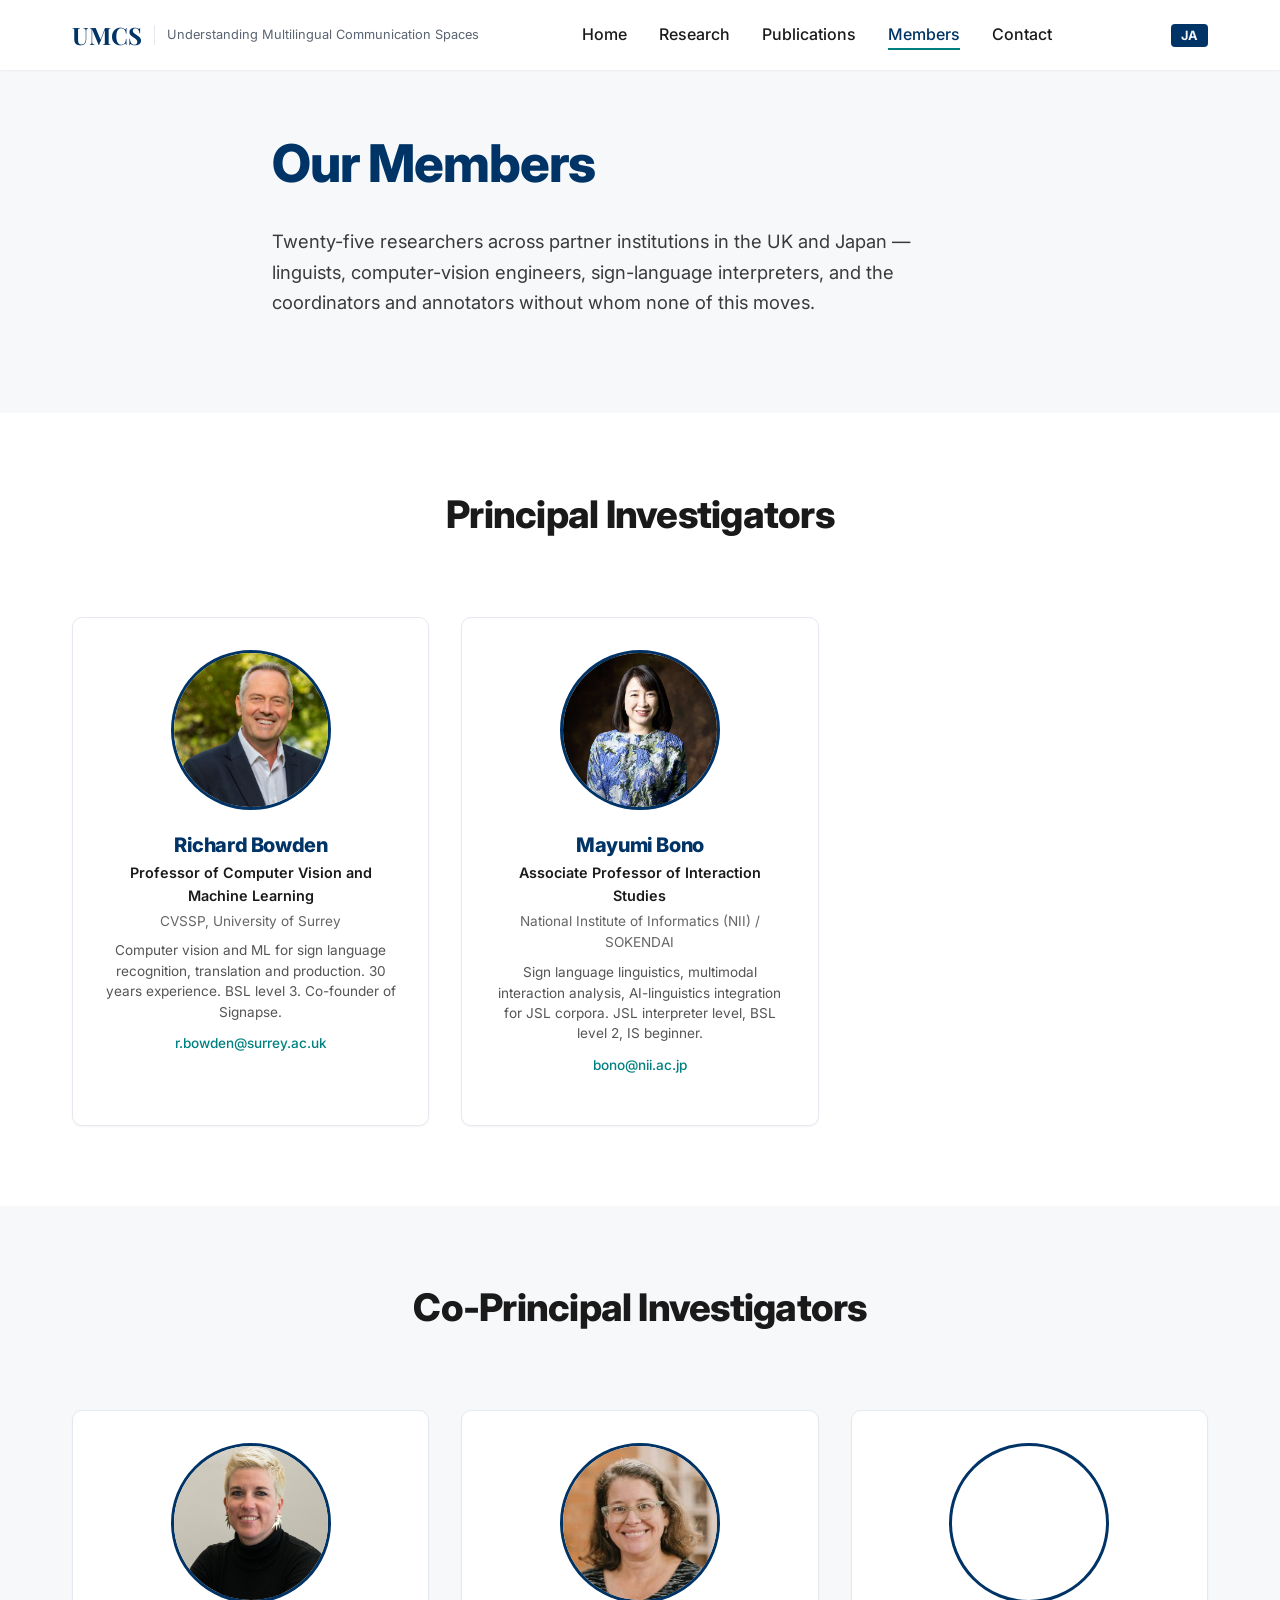
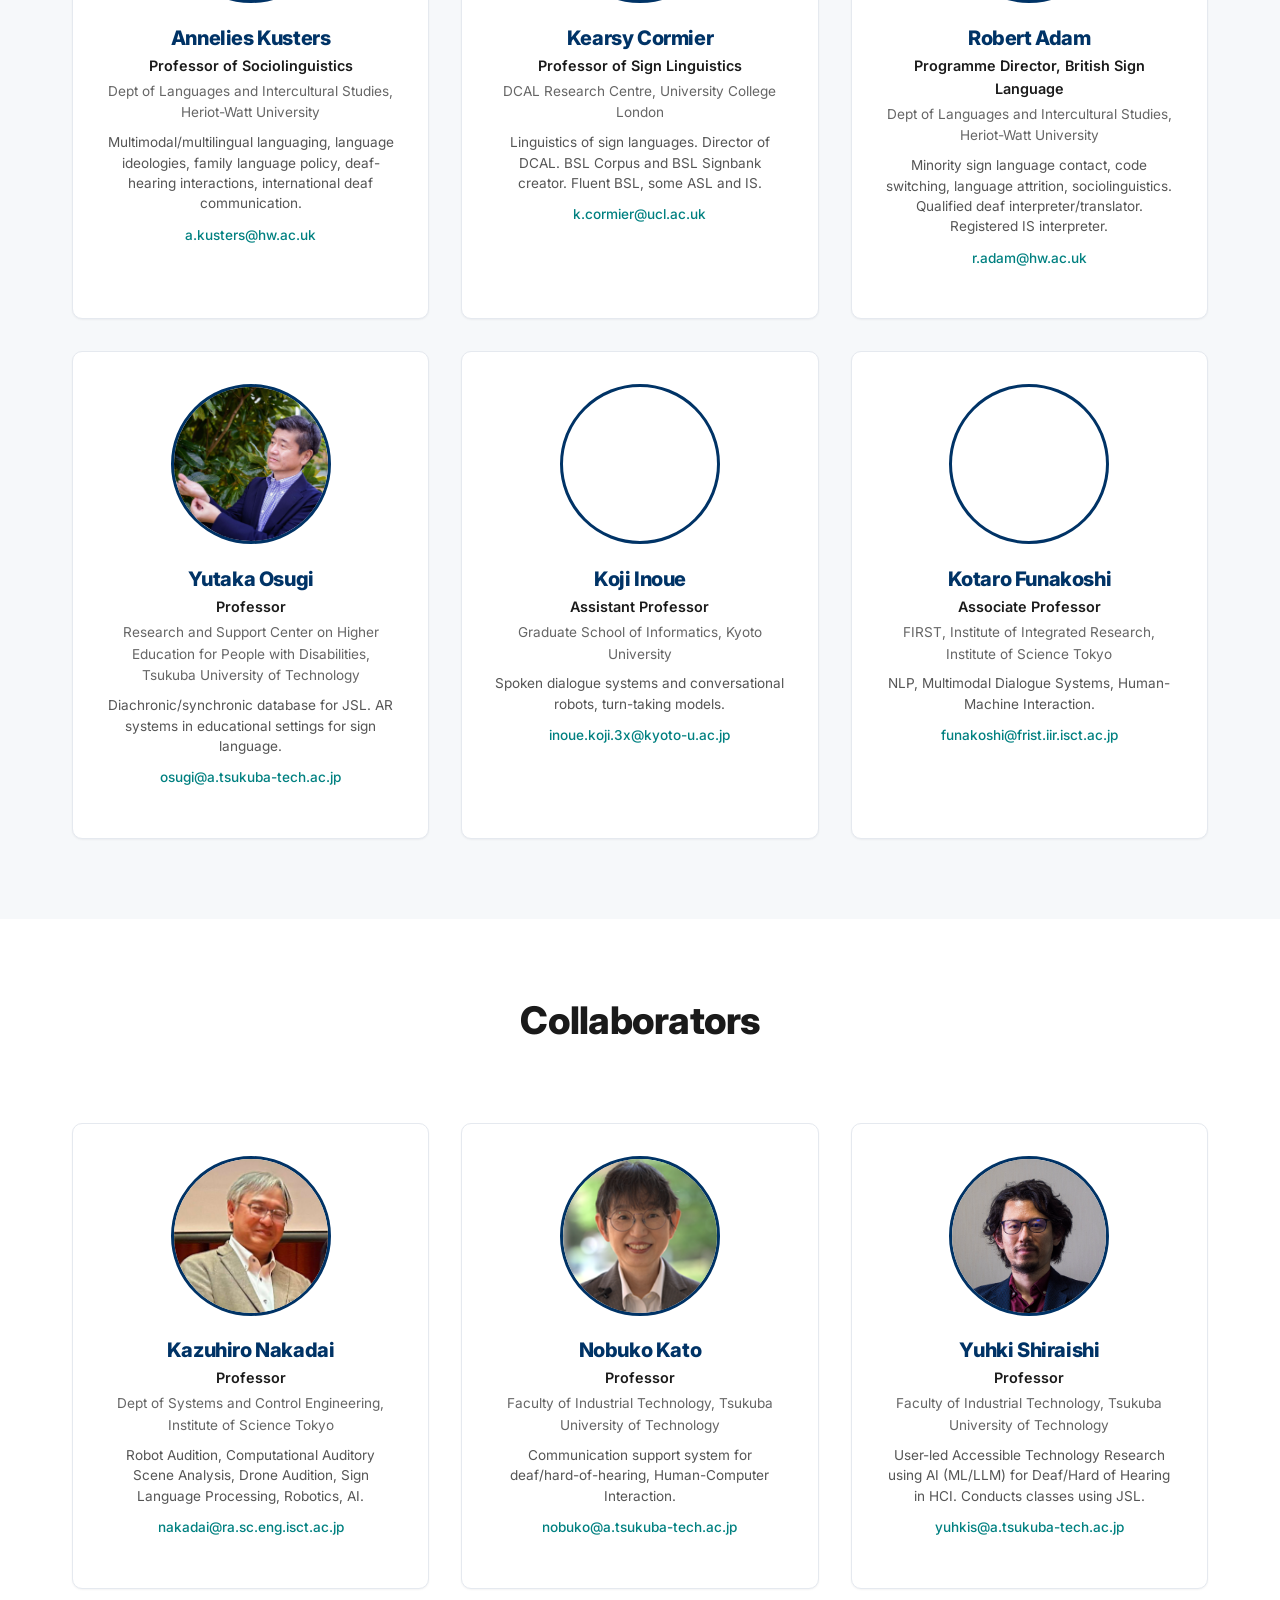
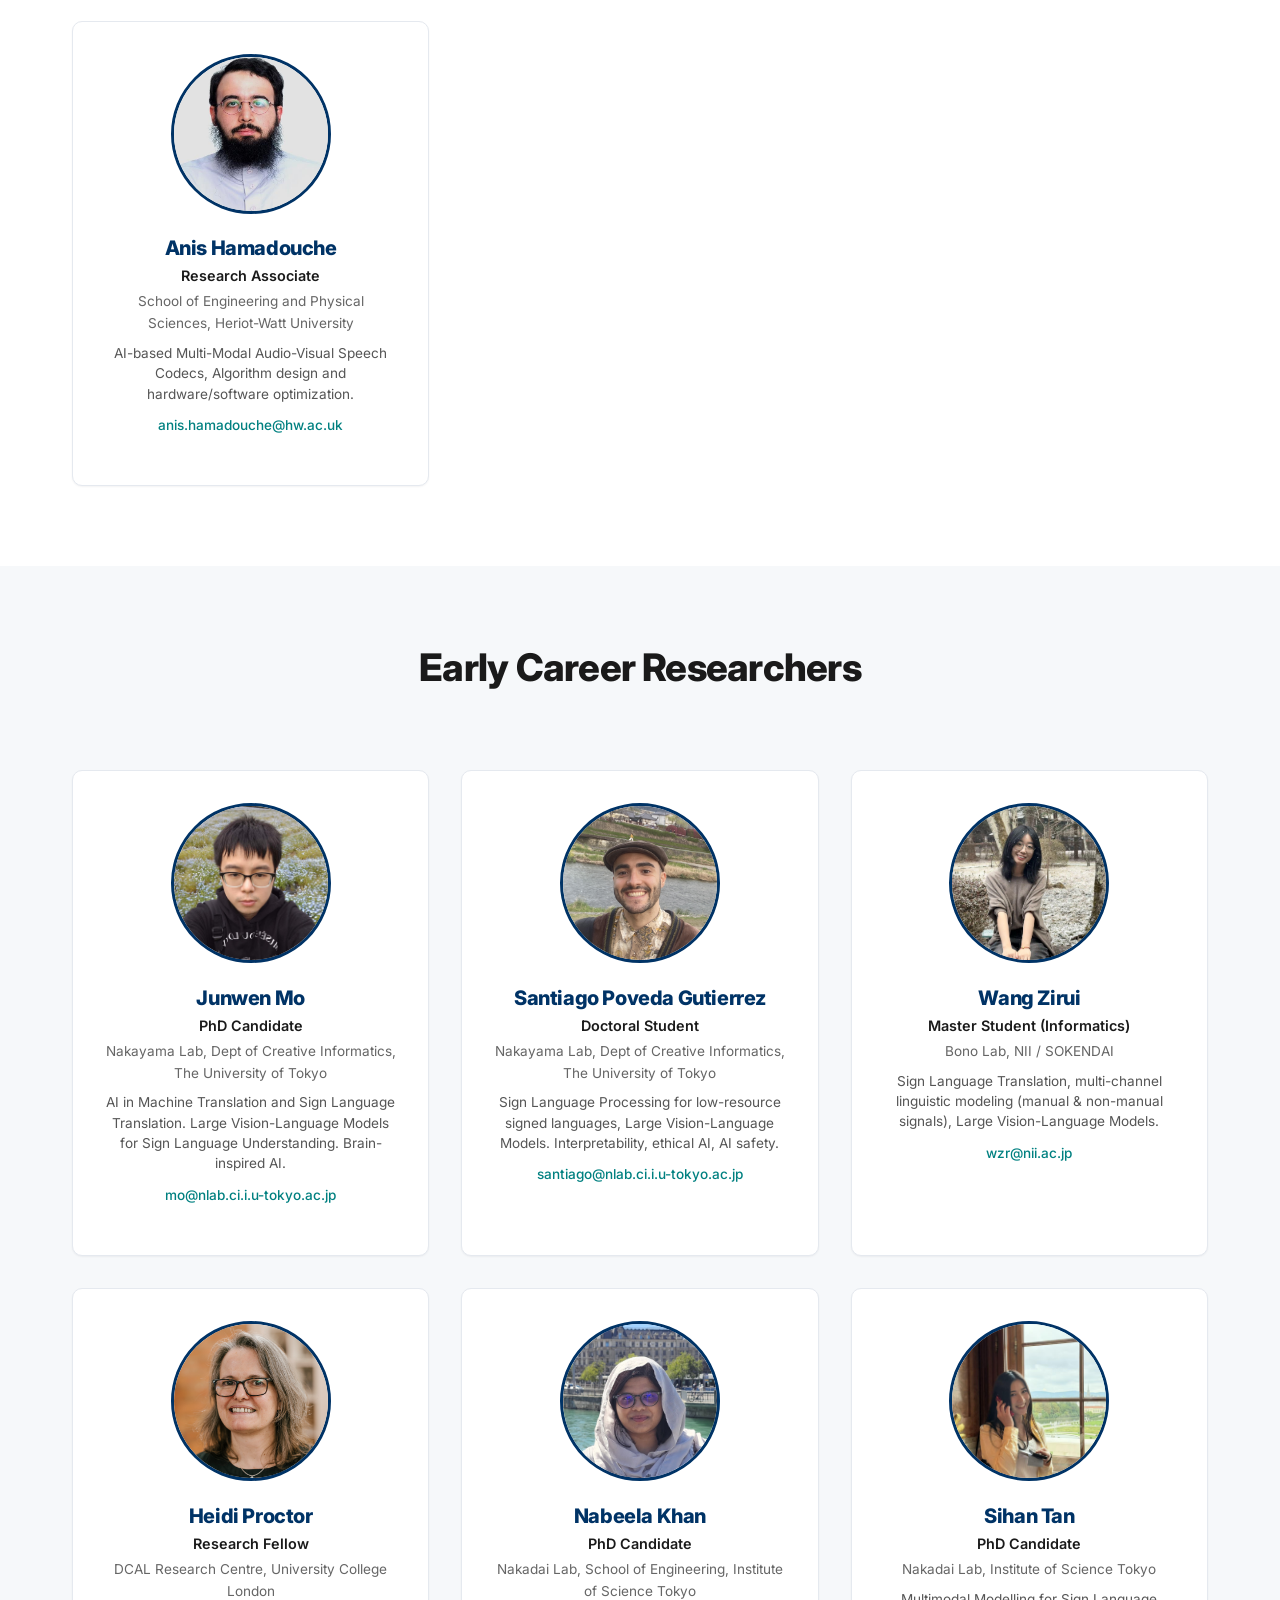
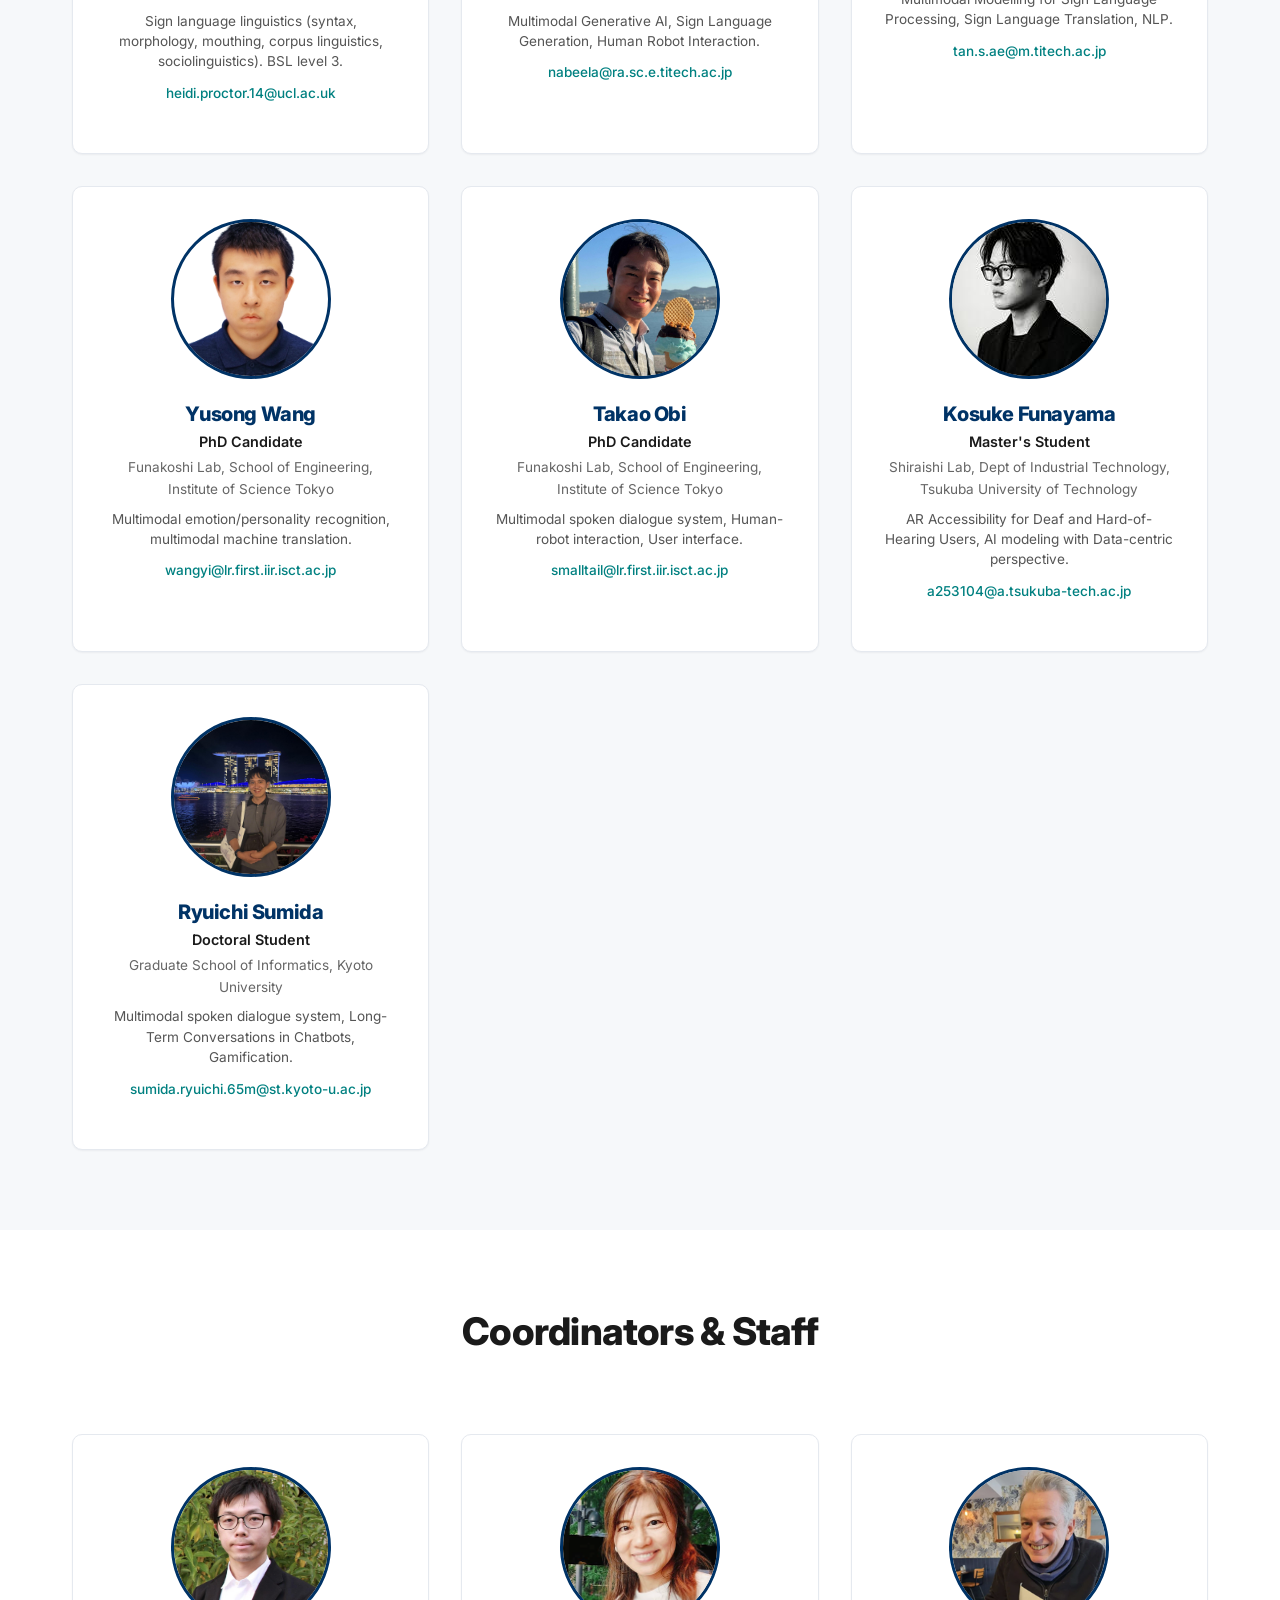
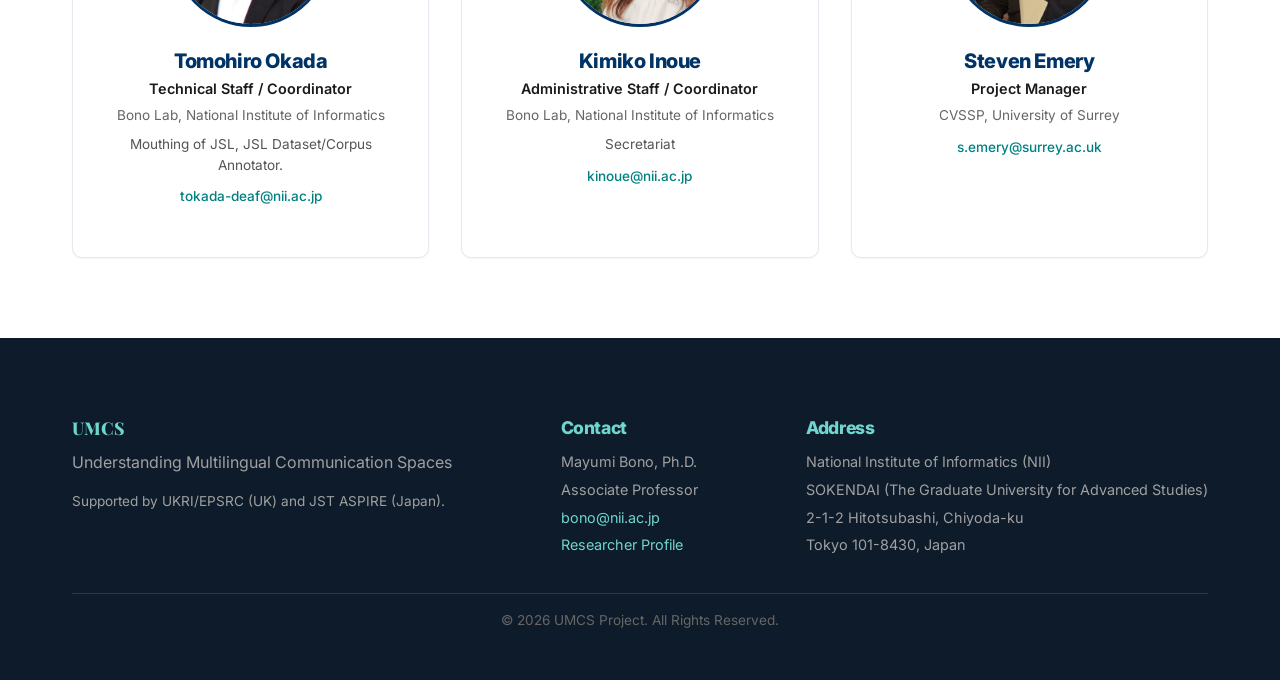
<file: members.html>
<!DOCTYPE html>
<html lang="en">
<head>
    <meta charset="UTF-8">
    <meta name="viewport" content="width=device-width, initial-scale=1.0">
    <title>Members - UMCS</title>
    <meta name="description" content="Meet the UMCS project members — researchers, engineers, and coordinators working toward inclusive science.">
    <link rel="canonical" href="https://ryuichi-sumida.github.io/aspire-website/members.html">
    <meta name="theme-color" content="#003366">

    <!-- Social sharing -->
    <meta property="og:type" content="website">
    <meta property="og:site_name" content="UMCS">
    <meta property="og:title" content="Members — UMCS">
    <meta property="og:description" content="Meet the UMCS project members — researchers, engineers, and coordinators working toward inclusive science.">
    <meta property="og:url" content="https://ryuichi-sumida.github.io/aspire-website/members.html">
    <meta property="og:image" content="https://ryuichi-sumida.github.io/aspire-website/images/og_image.png">
    <meta property="og:image:width" content="1200">
    <meta property="og:image:height" content="630">
    <meta name="twitter:card" content="summary_large_image">
    <link rel="stylesheet" href="styles.css">
    <link rel="icon" type="image/svg+xml" href="favicon.svg">

    <!-- Google Fonts -->
    <link rel="preconnect" href="https://fonts.googleapis.com">
    <link rel="preconnect" href="https://fonts.gstatic.com" crossorigin>
    <link href="https://fonts.googleapis.com/css2?family=Inter:wght@300;400;600;800&family=Playfair+Display:wght@700&family=Noto+Sans+JP:wght@400;500;700&display=swap" rel="stylesheet">
</head>
<body>

    <a class="skip-link" href="#main" data-en="Skip to content" data-ja="本文へスキップ">Skip to content</a>

    <header class="header">
        <div class="container header-container">
            <a href="index.html" class="logo">UMCS<span class="logo-tagline">Understanding Multilingual Communication Spaces</span></a>
            <button class="mobile-menu-btn" aria-label="Toggle navigation">
                <span class="bar"></span>
                <span class="bar"></span>
                <span class="bar"></span>
            </button>
            <nav class="nav">
                <ul class="nav-list">
                    <li><a href="index.html" class="nav-link" data-en="Home" data-ja="ホーム">Home</a></li>
                    <li><a href="research.html" class="nav-link" data-en="Research" data-ja="研究">Research</a></li>
                    <li><a href="publications.html" class="nav-link" data-en="Publications" data-ja="業績">Publications</a></li>
                    <li><a href="members.html" class="nav-link active" data-en="Members" data-ja="メンバー">Members</a></li>
                    <li><a href="index.html#contact" class="nav-link" data-en="Contact" data-ja="お問い合わせ">Contact</a></li>
                </ul>
            </nav>
            <button class="lang-toggle" id="langToggle" aria-label="Switch language">
                <span class="lang-label">JA</span>
            </button>
        </div>
    </header>

    <main id="main">
        <section class="hero" style="padding: 4rem 0;">
            <div class="container hero-content">
                <h1 class="hero-title" data-en="Our Members" data-ja="メンバー紹介">Our Members</h1>
                <p class="hero-subtitle" data-en="Twenty-five researchers across partner institutions in the UK and Japan — linguists, computer-vision engineers, sign-language interpreters, and the coordinators and annotators without whom none of this moves." data-ja="日本と英国のパートナー機関に所属する25名の研究者——言語学者、コンピュータビジョン研究者、手話通訳者、そしてこれらを支えるコーディネーターとアノテーターたち。">Twenty-five researchers across partner institutions in the UK and Japan &mdash; linguists, computer-vision engineers, sign-language interpreters, and the coordinators and annotators without whom none of this moves.</p>
            </div>
            <div class="hero-background"></div>
        </section>

        <!-- Principal Investigators -->
        <section class="section">
            <div class="container">
                <div class="section-header">
                    <h2 class="section-title" data-en="Principal Investigators" data-ja="研究代表者">Principal Investigators</h2>
                </div>
                <div class="members-grid">

                    <div class="member-card">
                        <img loading="lazy" decoding="async" src="images/members/richard_bowden.jpg" alt="Richard Bowden" class="member-photo">
                        <h3 class="member-name">Richard Bowden</h3>
                        <p class="member-title" data-en="Professor of Computer Vision and Machine Learning" data-ja="コンピュータビジョン・機械学習教授">Professor of Computer Vision and Machine Learning</p>
                        <p class="member-affiliation">CVSSP, University of Surrey</p>
                        <p class="member-specialty" data-en="Computer vision and ML for sign language recognition, translation and production. 30 years experience. BSL level 3. Co-founder of Signapse." data-ja="手話認識・翻訳・生成のためのコンピュータビジョンとML。30年の経験。BSLレベル3。Signapse共同創設者。">Computer vision and ML for sign language recognition, translation and production. 30 years experience. BSL level 3. Co-founder of Signapse.</p>
                        <p class="member-email"><a href="mailto:r.bowden@surrey.ac.uk">r.bowden@surrey.ac.uk</a></p>
                    </div>

                    <div class="member-card">
                        <img loading="lazy" decoding="async" src="images/members/mayumi_bono.png" alt="Mayumi Bono" class="member-photo">
                        <h3 class="member-name" data-en="Mayumi Bono" data-ja="坊農真弓">Mayumi Bono</h3>
                        <p class="member-title" data-en="Associate Professor of Interaction Studies" data-ja="インタラクション研究准教授">Associate Professor of Interaction Studies</p>
                        <p class="member-affiliation" data-en="National Institute of Informatics (NII) / SOKENDAI" data-ja="国立情報学研究所（NII）／総合研究大学院大学">National Institute of Informatics (NII) / SOKENDAI</p>
                        <p class="member-specialty" data-en="Sign language linguistics, multimodal interaction analysis, AI-linguistics integration for JSL corpora. JSL interpreter level, BSL level 2, IS beginner." data-ja="手話言語学、マルチモーダルインタラクション分析、JSLコーパスのためのAI・言語学統合。JSL通訳レベル、BSLレベル2、IS初級。">Sign language linguistics, multimodal interaction analysis, AI-linguistics integration for JSL corpora. JSL interpreter level, BSL level 2, IS beginner.</p>
                        <p class="member-email"><a href="mailto:bono@nii.ac.jp">bono@nii.ac.jp</a></p>
                    </div>

                </div>
            </div>
        </section>

        <!-- Co-Principal Investigators -->
        <section class="section" style="background-color: var(--bg-off-white);">
            <div class="container">
                <div class="section-header">
                    <h2 class="section-title" data-en="Co-Principal Investigators" data-ja="研究分担者">Co-Principal Investigators</h2>
                </div>
                <div class="members-grid">

                    <div class="member-card">
                        <img loading="lazy" decoding="async" src="images/members/annelies_kusters.jpg" alt="Annelies Kusters" class="member-photo">
                        <h3 class="member-name">Annelies Kusters</h3>
                        <p class="member-title" data-en="Professor of Sociolinguistics" data-ja="社会言語学教授">Professor of Sociolinguistics</p>
                        <p class="member-affiliation" data-en="Dept of Languages and Intercultural Studies, Heriot-Watt University" data-ja="ヘリオット・ワット大学 言語・異文化研究学科">Dept of Languages and Intercultural Studies, Heriot-Watt University</p>
                        <p class="member-specialty" data-en="Multimodal/multilingual languaging, language ideologies, family language policy, deaf-hearing interactions, international deaf communication." data-ja="マルチモーダル・多言語的言語使用、言語イデオロギー、家族の言語政策、ろう・聴者間インタラクション、国際ろうコミュニケーション。">Multimodal/multilingual languaging, language ideologies, family language policy, deaf-hearing interactions, international deaf communication.</p>
                        <p class="member-email"><a href="mailto:a.kusters@hw.ac.uk">a.kusters@hw.ac.uk</a></p>
                    </div>

                    <div class="member-card">
                        <img loading="lazy" decoding="async" src="images/members/kearsy_cormier.jpg" alt="Kearsy Cormier" class="member-photo">
                        <h3 class="member-name">Kearsy Cormier</h3>
                        <p class="member-title" data-en="Professor of Sign Linguistics" data-ja="手話言語学教授">Professor of Sign Linguistics</p>
                        <p class="member-affiliation" data-en="DCAL Research Centre, University College London" data-ja="ユニバーシティ・カレッジ・ロンドン DCAL研究センター">DCAL Research Centre, University College London</p>
                        <p class="member-specialty" data-en="Linguistics of sign languages. Director of DCAL. BSL Corpus and BSL Signbank creator. Fluent BSL, some ASL and IS." data-ja="手話言語学。DCALディレクター。BSLコーパスおよびBSL Signbank作成者。BSL流暢、ASL・IS一部。">Linguistics of sign languages. Director of DCAL. BSL Corpus and BSL Signbank creator. Fluent BSL, some ASL and IS.</p>
                        <p class="member-email"><a href="mailto:k.cormier@ucl.ac.uk">k.cormier@ucl.ac.uk</a></p>
                    </div>

                    <div class="member-card">
                        <img loading="lazy" decoding="async" src="images/members/robert_adam.jpg" alt="Robert Adam" class="member-photo">
                        <h3 class="member-name">Robert Adam</h3>
                        <p class="member-title" data-en="Programme Director, British Sign Language" data-ja="英国手話プログラムディレクター">Programme Director, British Sign Language</p>
                        <p class="member-affiliation" data-en="Dept of Languages and Intercultural Studies, Heriot-Watt University" data-ja="ヘリオット・ワット大学 言語・異文化研究学科">Dept of Languages and Intercultural Studies, Heriot-Watt University</p>
                        <p class="member-specialty" data-en="Minority sign language contact, code switching, language attrition, sociolinguistics. Qualified deaf interpreter/translator. Registered IS interpreter." data-ja="少数派手話の接触、コードスイッチング、言語摩耗、社会言語学。認定ろう通訳者・翻訳者。登録IS通訳者。">Minority sign language contact, code switching, language attrition, sociolinguistics. Qualified deaf interpreter/translator. Registered IS interpreter.</p>
                        <p class="member-email"><a href="mailto:r.adam@hw.ac.uk">r.adam@hw.ac.uk</a></p>
                    </div>

                    <div class="member-card">
                        <img loading="lazy" decoding="async" src="images/members/yutaka_osugi.jpg" alt="Yutaka Osugi" class="member-photo">
                        <h3 class="member-name" data-en="Yutaka Osugi" data-ja="大杉豊">Yutaka Osugi</h3>
                        <p class="member-title" data-en="Professor" data-ja="教授">Professor</p>
                        <p class="member-affiliation" data-en="Research and Support Center on Higher Education for People with Disabilities, Tsukuba University of Technology" data-ja="筑波技術大学 障害者高等教育研究支援センター">Research and Support Center on Higher Education for People with Disabilities, Tsukuba University of Technology</p>
                        <p class="member-specialty" data-en="Diachronic/synchronic database for JSL. AR systems in educational settings for sign language." data-ja="JSLの通時的・共時的データベース。手話教育のためのARシステム。">Diachronic/synchronic database for JSL. AR systems in educational settings for sign language.</p>
                        <p class="member-email"><a href="mailto:osugi@a.tsukuba-tech.ac.jp">osugi@a.tsukuba-tech.ac.jp</a></p>
                    </div>

                    <div class="member-card">
                        <img loading="lazy" decoding="async" src="images/members/koji_inoue.jpg" alt="Koji Inoue" class="member-photo">
                        <h3 class="member-name" data-en="Koji Inoue" data-ja="井上昂治">Koji Inoue</h3>
                        <p class="member-title" data-en="Assistant Professor" data-ja="助教">Assistant Professor</p>
                        <p class="member-affiliation" data-en="Graduate School of Informatics, Kyoto University" data-ja="京都大学大学院情報学研究科">Graduate School of Informatics, Kyoto University</p>
                        <p class="member-specialty" data-en="Spoken dialogue systems and conversational robots, turn-taking models." data-ja="音声対話システムと会話ロボット、ターンテイキングモデル。">Spoken dialogue systems and conversational robots, turn-taking models.</p>
                        <p class="member-email"><a href="mailto:inoue.koji.3x@kyoto-u.ac.jp">inoue.koji.3x@kyoto-u.ac.jp</a></p>
                    </div>

                    <div class="member-card">
                        <img loading="lazy" decoding="async" src="images/members/kotaro_funakoshi.jpg" alt="Kotaro Funakoshi" class="member-photo">
                        <h3 class="member-name" data-en="Kotaro Funakoshi" data-ja="船越孝太郎">Kotaro Funakoshi</h3>
                        <p class="member-title" data-en="Associate Professor" data-ja="准教授">Associate Professor</p>
                        <p class="member-affiliation" data-en="FIRST, Institute of Integrated Research, Institute of Science Tokyo" data-ja="東京科学大学 統合研究院 FIRST">FIRST, Institute of Integrated Research, Institute of Science Tokyo</p>
                        <p class="member-specialty" data-en="NLP, Multimodal Dialogue Systems, Human-Machine Interaction." data-ja="自然言語処理、マルチモーダル対話システム、ヒューマンマシンインタラクション。">NLP, Multimodal Dialogue Systems, Human-Machine Interaction.</p>
                        <p class="member-email"><a href="mailto:funakoshi@frist.iir.isct.ac.jp">funakoshi@frist.iir.isct.ac.jp</a></p>
                    </div>

                </div>
            </div>
        </section>

        <!-- Collaborators -->
        <section class="section">
            <div class="container">
                <div class="section-header">
                    <h2 class="section-title" data-en="Collaborators" data-ja="協力研究者">Collaborators</h2>
                </div>
                <div class="members-grid">

                    <div class="member-card">
                        <img loading="lazy" decoding="async" src="images/members/kazuhiro_nakadai.png" alt="Kazuhiro Nakadai" class="member-photo">
                        <h3 class="member-name" data-en="Kazuhiro Nakadai" data-ja="中臺一博">Kazuhiro Nakadai</h3>
                        <p class="member-title" data-en="Professor" data-ja="教授">Professor</p>
                        <p class="member-affiliation" data-en="Dept of Systems and Control Engineering, Institute of Science Tokyo" data-ja="東京科学大学 システム制御工学科">Dept of Systems and Control Engineering, Institute of Science Tokyo</p>
                        <p class="member-specialty" data-en="Robot Audition, Computational Auditory Scene Analysis, Drone Audition, Sign Language Processing, Robotics, AI." data-ja="ロボット聴覚、計算聴覚シーン分析、ドローン聴覚、手話処理、ロボティクス、AI。">Robot Audition, Computational Auditory Scene Analysis, Drone Audition, Sign Language Processing, Robotics, AI.</p>
                        <p class="member-email"><a href="mailto:nakadai@ra.sc.eng.isct.ac.jp">nakadai@ra.sc.eng.isct.ac.jp</a></p>
                    </div>

                    <div class="member-card">
                        <img loading="lazy" decoding="async" src="images/members/nobuko_kato.png" alt="Nobuko Kato" class="member-photo">
                        <h3 class="member-name" data-en="Nobuko Kato" data-ja="加藤伸子">Nobuko Kato</h3>
                        <p class="member-title" data-en="Professor" data-ja="教授">Professor</p>
                        <p class="member-affiliation" data-en="Faculty of Industrial Technology, Tsukuba University of Technology" data-ja="筑波技術大学 産業技術学部">Faculty of Industrial Technology, Tsukuba University of Technology</p>
                        <p class="member-specialty" data-en="Communication support system for deaf/hard-of-hearing, Human-Computer Interaction." data-ja="聴覚障害者向けコミュニケーション支援システム、ヒューマンコンピュータインタラクション。">Communication support system for deaf/hard-of-hearing, Human-Computer Interaction.</p>
                        <p class="member-email"><a href="mailto:nobuko@a.tsukuba-tech.ac.jp">nobuko@a.tsukuba-tech.ac.jp</a></p>
                    </div>

                    <div class="member-card">
                        <img loading="lazy" decoding="async" src="images/members/yuhki_shiraishi.png" alt="Yuhki Shiraishi" class="member-photo">
                        <h3 class="member-name" data-en="Yuhki Shiraishi" data-ja="白石優旗">Yuhki Shiraishi</h3>
                        <p class="member-title" data-en="Professor" data-ja="教授">Professor</p>
                        <p class="member-affiliation" data-en="Faculty of Industrial Technology, Tsukuba University of Technology" data-ja="筑波技術大学 産業技術学部">Faculty of Industrial Technology, Tsukuba University of Technology</p>
                        <p class="member-specialty" data-en="User-led Accessible Technology Research using AI (ML/LLM) for Deaf/Hard of Hearing in HCI. Conducts classes using JSL." data-ja="HCIにおけるろう・難聴者のためのAI（ML/LLM）を用いたユーザー主導のアクセシブル技術研究。JSLによる授業実施。">User-led Accessible Technology Research using AI (ML/LLM) for Deaf/Hard of Hearing in HCI. Conducts classes using JSL.</p>
                        <p class="member-email"><a href="mailto:yuhkis@a.tsukuba-tech.ac.jp">yuhkis@a.tsukuba-tech.ac.jp</a></p>
                    </div>

                    <div class="member-card">
                        <img loading="lazy" decoding="async" src="images/members/anis_hamadouche.png" alt="Anis Hamadouche" class="member-photo">
                        <h3 class="member-name">Anis Hamadouche</h3>
                        <p class="member-title" data-en="Research Associate" data-ja="研究員">Research Associate</p>
                        <p class="member-affiliation" data-en="School of Engineering and Physical Sciences, Heriot-Watt University" data-ja="ヘリオット・ワット大学 工学・物理科学部">School of Engineering and Physical Sciences, Heriot-Watt University</p>
                        <p class="member-specialty" data-en="AI-based Multi-Modal Audio-Visual Speech Codecs, Algorithm design and hardware/software optimization." data-ja="AIベースのマルチモーダル音声・映像コーデック、アルゴリズム設計およびハードウェア・ソフトウェア最適化。">AI-based Multi-Modal Audio-Visual Speech Codecs, Algorithm design and hardware/software optimization.</p>
                        <p class="member-email"><a href="mailto:anis.hamadouche@hw.ac.uk">anis.hamadouche@hw.ac.uk</a></p>
                    </div>

                </div>
            </div>
        </section>

        <!-- Early Career Researchers -->
        <section class="section" style="background-color: var(--bg-off-white);">
            <div class="container">
                <div class="section-header">
                    <h2 class="section-title" data-en="Early Career Researchers" data-ja="若手研究者">Early Career Researchers</h2>
                </div>
                <div class="members-grid">

                    <div class="member-card">
                        <img loading="lazy" decoding="async" src="images/members/junwen_mo.jpg" alt="Junwen Mo" class="member-photo">
                        <h3 class="member-name">Junwen Mo</h3>
                        <p class="member-title" data-en="PhD Candidate" data-ja="博士課程">PhD Candidate</p>
                        <p class="member-affiliation" data-en="Nakayama Lab, Dept of Creative Informatics, The University of Tokyo" data-ja="東京大学 創造情報学専攻 中山研究室">Nakayama Lab, Dept of Creative Informatics, The University of Tokyo</p>
                        <p class="member-specialty" data-en="AI in Machine Translation and Sign Language Translation. Large Vision-Language Models for Sign Language Understanding. Brain-inspired AI." data-ja="機械翻訳・手話翻訳のためのAI。手話理解のための大規模視覚言語モデル。脳型AI。">AI in Machine Translation and Sign Language Translation. Large Vision-Language Models for Sign Language Understanding. Brain-inspired AI.</p>
                        <p class="member-email"><a href="mailto:mo@nlab.ci.i.u-tokyo.ac.jp">mo@nlab.ci.i.u-tokyo.ac.jp</a></p>
                    </div>

                    <div class="member-card">
                        <img loading="lazy" decoding="async" src="images/members/santiago_poveda_gutierrez.jpg" alt="Santiago Poveda Gutierrez" class="member-photo">
                        <h3 class="member-name">Santiago Poveda Gutierrez</h3>
                        <p class="member-title" data-en="Doctoral Student" data-ja="博士課程">Doctoral Student</p>
                        <p class="member-affiliation" data-en="Nakayama Lab, Dept of Creative Informatics, The University of Tokyo" data-ja="東京大学 創造情報学専攻 中山研究室">Nakayama Lab, Dept of Creative Informatics, The University of Tokyo</p>
                        <p class="member-specialty" data-en="Sign Language Processing for low-resource signed languages, Large Vision-Language Models. Interpretability, ethical AI, AI safety." data-ja="低リソース手話の手話処理、大規模視覚言語モデル。解釈可能性、倫理的AI、AI安全性。">Sign Language Processing for low-resource signed languages, Large Vision-Language Models. Interpretability, ethical AI, AI safety.</p>
                        <p class="member-email"><a href="mailto:santiago@nlab.ci.i.u-tokyo.ac.jp">santiago@nlab.ci.i.u-tokyo.ac.jp</a></p>
                    </div>

                    <div class="member-card">
                        <img loading="lazy" decoding="async" src="images/members/wang_zirui.jpg" alt="Wang Zirui" class="member-photo">
                        <h3 class="member-name" data-en="Wang Zirui" data-ja="王子瑞">Wang Zirui</h3>
                        <p class="member-title" data-en="Master Student (Informatics)" data-ja="修士課程（情報学）">Master Student (Informatics)</p>
                        <p class="member-affiliation" data-en="Bono Lab, NII / SOKENDAI" data-ja="坊農研究室、NII／総研大">Bono Lab, NII / SOKENDAI</p>
                        <p class="member-specialty" data-en="Sign Language Translation, multi-channel linguistic modeling (manual and non-manual signals), Large Vision-Language Models." data-ja="手話翻訳、多チャネル言語モデリング（手指・非手指信号）、大規模視覚言語モデル。">Sign Language Translation, multi-channel linguistic modeling (manual &amp; non-manual signals), Large Vision-Language Models.</p>
                        <p class="member-email"><a href="mailto:wzr@nii.ac.jp">wzr@nii.ac.jp</a></p>
                    </div>

                    <div class="member-card">
                        <img loading="lazy" decoding="async" src="images/members/heidi_proctor.png" alt="Heidi Proctor" class="member-photo">
                        <h3 class="member-name">Heidi Proctor</h3>
                        <p class="member-title" data-en="Research Fellow" data-ja="研究員">Research Fellow</p>
                        <p class="member-affiliation" data-en="DCAL Research Centre, University College London" data-ja="ユニバーシティ・カレッジ・ロンドン DCAL研究センター">DCAL Research Centre, University College London</p>
                        <p class="member-specialty" data-en="Sign language linguistics (syntax, morphology, mouthing, corpus linguistics, sociolinguistics). BSL level 3." data-ja="手話言語学（統語論、形態論、口形、コーパス言語学、社会言語学）。BSLレベル3。">Sign language linguistics (syntax, morphology, mouthing, corpus linguistics, sociolinguistics). BSL level 3.</p>
                        <p class="member-email"><a href="mailto:heidi.proctor.14@ucl.ac.uk">heidi.proctor.14@ucl.ac.uk</a></p>
                    </div>

                    <div class="member-card">
                        <img loading="lazy" decoding="async" src="images/members/nabeela_khan.jpg" alt="Nabeela Khan" class="member-photo">
                        <h3 class="member-name">Nabeela Khan</h3>
                        <p class="member-title" data-en="PhD Candidate" data-ja="博士課程">PhD Candidate</p>
                        <p class="member-affiliation" data-en="Nakadai Lab, School of Engineering, Institute of Science Tokyo" data-ja="東京科学大学 工学院 中臺研究室">Nakadai Lab, School of Engineering, Institute of Science Tokyo</p>
                        <p class="member-specialty" data-en="Multimodal Generative AI, Sign Language Generation, Human Robot Interaction." data-ja="マルチモーダル生成AI、手話生成、ヒューマンロボットインタラクション。">Multimodal Generative AI, Sign Language Generation, Human Robot Interaction.</p>
                        <p class="member-email"><a href="mailto:nabeela@ra.sc.e.titech.ac.jp">nabeela@ra.sc.e.titech.ac.jp</a></p>
                    </div>

                    <div class="member-card">
                        <img loading="lazy" decoding="async" src="images/members/sihan_tan.jpg" alt="Sihan Tan" class="member-photo">
                        <h3 class="member-name">Sihan Tan</h3>
                        <p class="member-title" data-en="PhD Candidate" data-ja="博士課程">PhD Candidate</p>
                        <p class="member-affiliation" data-en="Nakadai Lab, Institute of Science Tokyo" data-ja="東京科学大学 中臺研究室">Nakadai Lab, Institute of Science Tokyo</p>
                        <p class="member-specialty" data-en="Multimodal Modelling for Sign Language Processing, Sign Language Translation, NLP." data-ja="手話処理のためのマルチモーダルモデリング、手話翻訳、自然言語処理。">Multimodal Modelling for Sign Language Processing, Sign Language Translation, NLP.</p>
                        <p class="member-email"><a href="mailto:tan.s.ae@m.titech.ac.jp">tan.s.ae@m.titech.ac.jp</a></p>
                    </div>

                    <div class="member-card">
                        <img loading="lazy" decoding="async" src="images/members/yusong_wang.png" alt="Yusong Wang" class="member-photo">
                        <h3 class="member-name">Yusong Wang</h3>
                        <p class="member-title" data-en="PhD Candidate" data-ja="博士課程">PhD Candidate</p>
                        <p class="member-affiliation" data-en="Funakoshi Lab, School of Engineering, Institute of Science Tokyo" data-ja="東京科学大学 工学院 船越研究室">Funakoshi Lab, School of Engineering, Institute of Science Tokyo</p>
                        <p class="member-specialty" data-en="Multimodal emotion/personality recognition, multimodal machine translation." data-ja="マルチモーダル感情・性格認識、マルチモーダル機械翻訳。">Multimodal emotion/personality recognition, multimodal machine translation.</p>
                        <p class="member-email"><a href="mailto:wangyi@lr.first.iir.isct.ac.jp">wangyi@lr.first.iir.isct.ac.jp</a></p>
                    </div>

                    <div class="member-card">
                        <img loading="lazy" decoding="async" src="images/members/takao_obi.jpg" alt="Takao Obi" class="member-photo">
                        <h3 class="member-name">Takao Obi</h3>
                        <p class="member-title" data-en="PhD Candidate" data-ja="博士課程">PhD Candidate</p>
                        <p class="member-affiliation" data-en="Funakoshi Lab, School of Engineering, Institute of Science Tokyo" data-ja="東京科学大学 工学院 船越研究室">Funakoshi Lab, School of Engineering, Institute of Science Tokyo</p>
                        <p class="member-specialty" data-en="Multimodal spoken dialogue system, Human-robot interaction, User interface." data-ja="マルチモーダル音声対話システム、ヒューマンロボットインタラクション、ユーザーインターフェース。">Multimodal spoken dialogue system, Human-robot interaction, User interface.</p>
                        <p class="member-email"><a href="mailto:smalltail@lr.first.iir.isct.ac.jp">smalltail@lr.first.iir.isct.ac.jp</a></p>
                    </div>

                    <div class="member-card">
                        <img loading="lazy" decoding="async" src="images/members/kosuke_funayama.jpg" alt="Kosuke Funayama" class="member-photo">
                        <h3 class="member-name" data-en="Kosuke Funayama" data-ja="舩山晃佑">Kosuke Funayama</h3>
                        <p class="member-title" data-en="Master's Student" data-ja="修士課程">Master's Student</p>
                        <p class="member-affiliation" data-en="Shiraishi Lab, Dept of Industrial Technology, Tsukuba University of Technology" data-ja="筑波技術大学 産業技術学部 白石研究室">Shiraishi Lab, Dept of Industrial Technology, Tsukuba University of Technology</p>
                        <p class="member-specialty" data-en="AR Accessibility for Deaf and Hard-of-Hearing Users, AI modeling with Data-centric perspective." data-ja="ろう・難聴ユーザーのためのARアクセシビリティ、データ中心のAIモデリング。">AR Accessibility for Deaf and Hard-of-Hearing Users, AI modeling with Data-centric perspective.</p>
                        <p class="member-email"><a href="mailto:a253104@a.tsukuba-tech.ac.jp">a253104@a.tsukuba-tech.ac.jp</a></p>
                    </div>

                    <div class="member-card">
                        <img loading="lazy" decoding="async" src="images/members/ryuichi_sumida.jpg" alt="Ryuichi Sumida" class="member-photo">
                        <h3 class="member-name" data-en="Ryuichi Sumida" data-ja="住田龍宇一">Ryuichi Sumida</h3>
                        <p class="member-title" data-en="Doctoral Student" data-ja="博士課程">Doctoral Student</p>
                        <p class="member-affiliation" data-en="Graduate School of Informatics, Kyoto University" data-ja="京都大学大学院情報学研究科">Graduate School of Informatics, Kyoto University</p>
                        <p class="member-specialty" data-en="Multimodal spoken dialogue system, Long-Term Conversations in Chatbots, Gamification." data-ja="マルチモーダル音声対話システム、チャットボットにおける長期対話、ゲーミフィケーション。">Multimodal spoken dialogue system, Long-Term Conversations in Chatbots, Gamification.</p>
                        <p class="member-email"><a href="mailto:sumida.ryuichi.65m@st.kyoto-u.ac.jp">sumida.ryuichi.65m@st.kyoto-u.ac.jp</a></p>
                    </div>

                </div>
            </div>
        </section>

        <!-- Coordinators & Staff -->
        <section class="section">
            <div class="container">
                <div class="section-header">
                    <h2 class="section-title" data-en="Coordinators &amp; Staff" data-ja="コーディネーター・スタッフ">Coordinators &amp; Staff</h2>
                </div>
                <div class="members-grid">

                    <div class="member-card">
                        <img loading="lazy" decoding="async" src="images/members/tomohiro_okada.jpg" alt="Tomohiro Okada" class="member-photo">
                        <h3 class="member-name" data-en="Tomohiro Okada" data-ja="岡田智裕">Tomohiro Okada</h3>
                        <p class="member-title" data-en="Technical Staff / Coordinator" data-ja="技術スタッフ／コーディネーター">Technical Staff / Coordinator</p>
                        <p class="member-affiliation" data-en="Bono Lab, National Institute of Informatics" data-ja="国立情報学研究所 坊農研究室">Bono Lab, National Institute of Informatics</p>
                        <p class="member-specialty" data-en="Mouthing of JSL, JSL Dataset/Corpus Annotator." data-ja="JSLの口形、JSLデータセット・コーパスアノテーター。">Mouthing of JSL, JSL Dataset/Corpus Annotator.</p>
                        <p class="member-email"><a href="mailto:tokada-deaf@nii.ac.jp">tokada-deaf@nii.ac.jp</a></p>
                    </div>

                    <div class="member-card">
                        <img loading="lazy" decoding="async" src="images/members/kimiko_inoue.png" alt="Kimiko Inoue" class="member-photo">
                        <h3 class="member-name" data-en="Kimiko Inoue" data-ja="井上貴美子">Kimiko Inoue</h3>
                        <p class="member-title" data-en="Administrative Staff / Coordinator" data-ja="事務スタッフ／コーディネーター">Administrative Staff / Coordinator</p>
                        <p class="member-affiliation" data-en="Bono Lab, National Institute of Informatics" data-ja="国立情報学研究所 坊農研究室">Bono Lab, National Institute of Informatics</p>
                        <p class="member-specialty" data-en="Secretariat" data-ja="事務局">Secretariat</p>
                        <p class="member-email"><a href="mailto:kinoue@nii.ac.jp">kinoue@nii.ac.jp</a></p>
                    </div>

                    <div class="member-card">
                        <img loading="lazy" decoding="async" src="images/members/steven_emery.png" alt="Steven Emery" class="member-photo">
                        <h3 class="member-name">Steven Emery</h3>
                        <p class="member-title" data-en="Project Manager" data-ja="プロジェクトマネージャー">Project Manager</p>
                        <p class="member-affiliation">CVSSP, University of Surrey</p>
                        <p class="member-email"><a href="mailto:s.emery@surrey.ac.uk">s.emery@surrey.ac.uk</a></p>
                    </div>

                </div>
            </div>
        </section>

    </main>

    <footer id="contact" class="footer">
        <div class="container footer-content">
            <div class="footer-info">
                <h4 class="footer-logo">UMCS</h4>
                <p>Understanding Multilingual Communication Spaces</p>
                <p class="footer-funding" data-en="Supported by UKRI/EPSRC (UK) and JST ASPIRE (Japan)." data-ja="英国側はUKRI/EPSRC、日本側はJST ASPIREの支援を受けています。">Supported by UKRI/EPSRC (UK) and JST ASPIRE (Japan).</p>
            </div>
            <div class="footer-contact">
                <h4 data-en="Contact" data-ja="お問い合わせ">Contact</h4>
                <p>Mayumi Bono, Ph.D.</p>
                <p data-en="Associate Professor" data-ja="准教授">Associate Professor</p>
                <p><a href="mailto:bono@nii.ac.jp">bono@nii.ac.jp</a></p>
                <p><a href="http://research.nii.ac.jp/~bono/" target="_blank" rel="noopener" data-en="Researcher Profile" data-ja="研究者プロフィール">Researcher Profile</a></p>
            </div>
            <div class="footer-address">
                <h4 data-en="Address" data-ja="所在地">Address</h4>
                <p data-en="National Institute of Informatics (NII)" data-ja="国立情報学研究所（NII）">National Institute of Informatics (NII)</p>
                <p data-en="SOKENDAI (The Graduate University for Advanced Studies)" data-ja="総合研究大学院大学（SOKENDAI）">SOKENDAI (The Graduate University for Advanced Studies)</p>
                <p data-en="2-1-2 Hitotsubashi, Chiyoda-ku" data-ja="〒101-8430 東京都千代田区一ツ橋2-1-2">2-1-2 Hitotsubashi, Chiyoda-ku</p>
                <p data-en="Tokyo 101-8430, Japan" data-ja="">Tokyo 101-8430, Japan</p>
            </div>
        </div>
        <div class="container">
            <p class="footer-copy">&copy; 2026 UMCS Project. All Rights Reserved.</p>
        </div>
    </footer>

    <script src="script.js"></script>
</body>
</html>
</file>
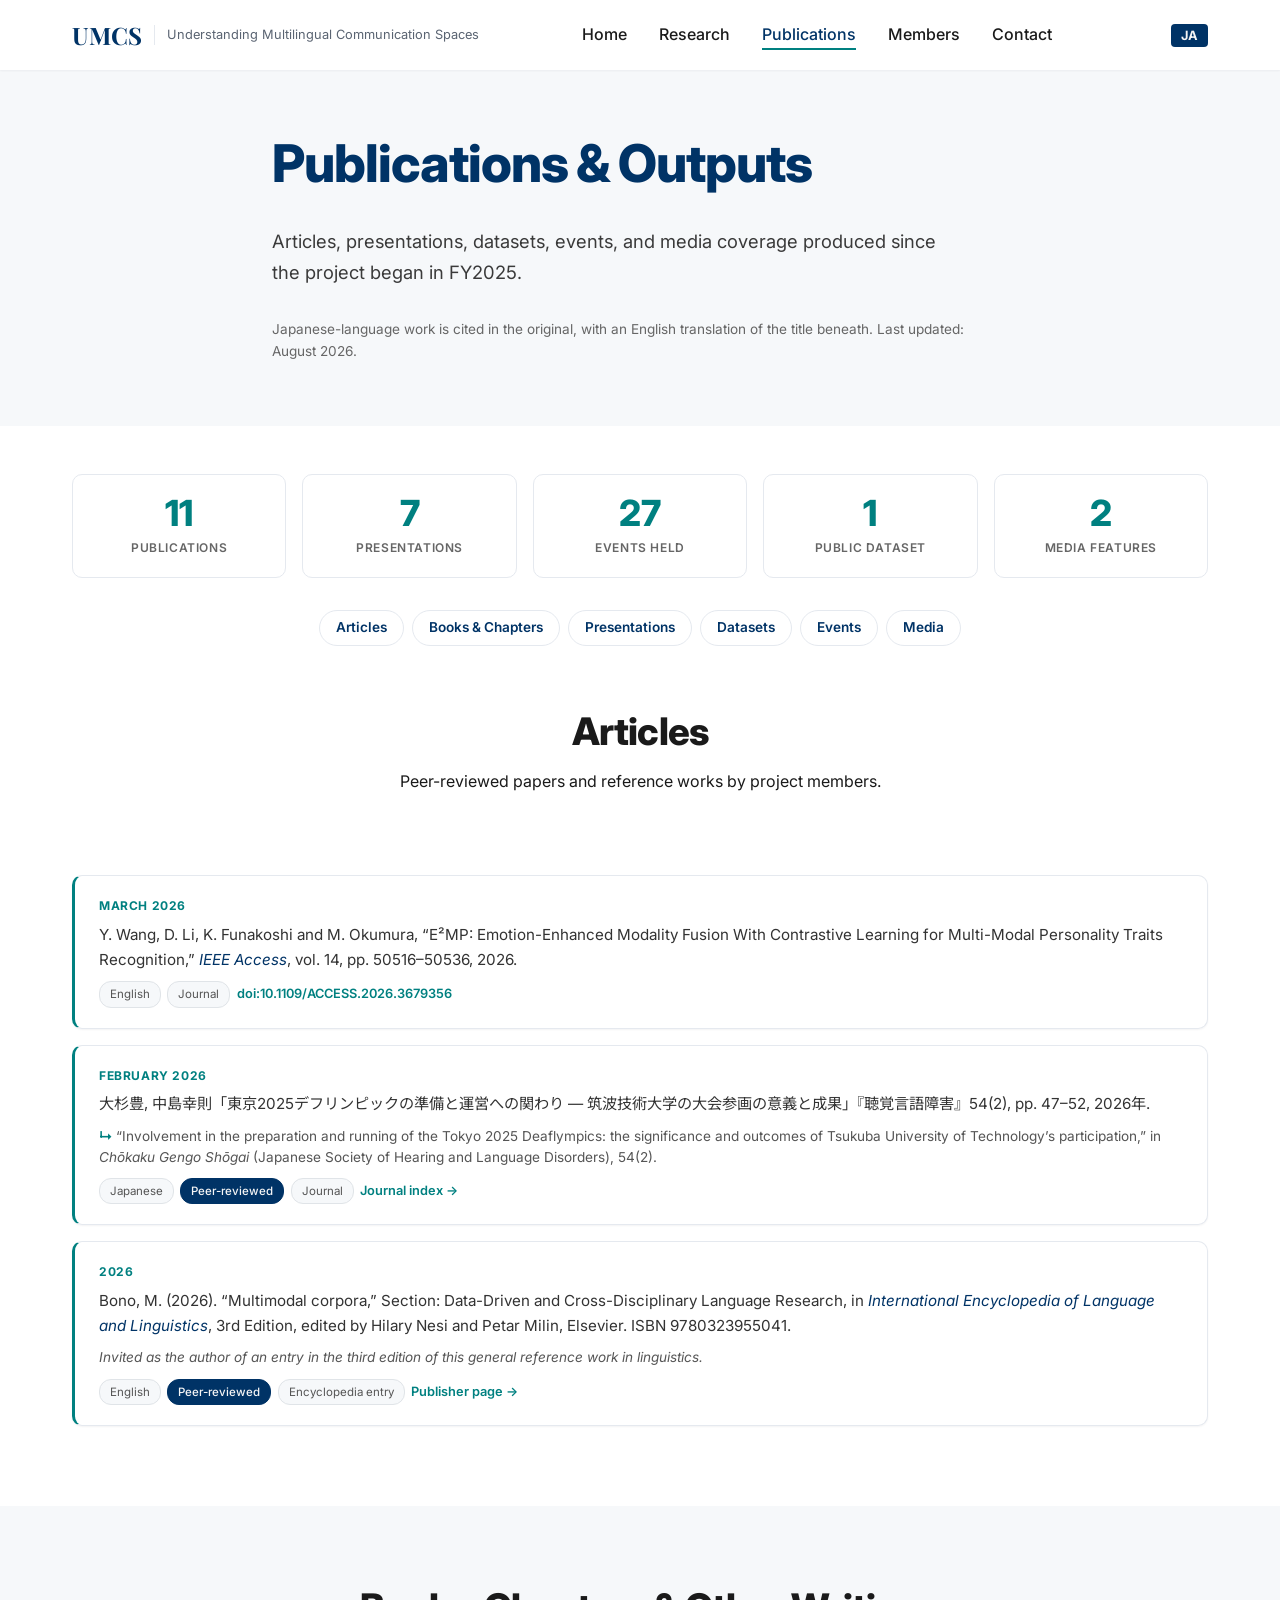
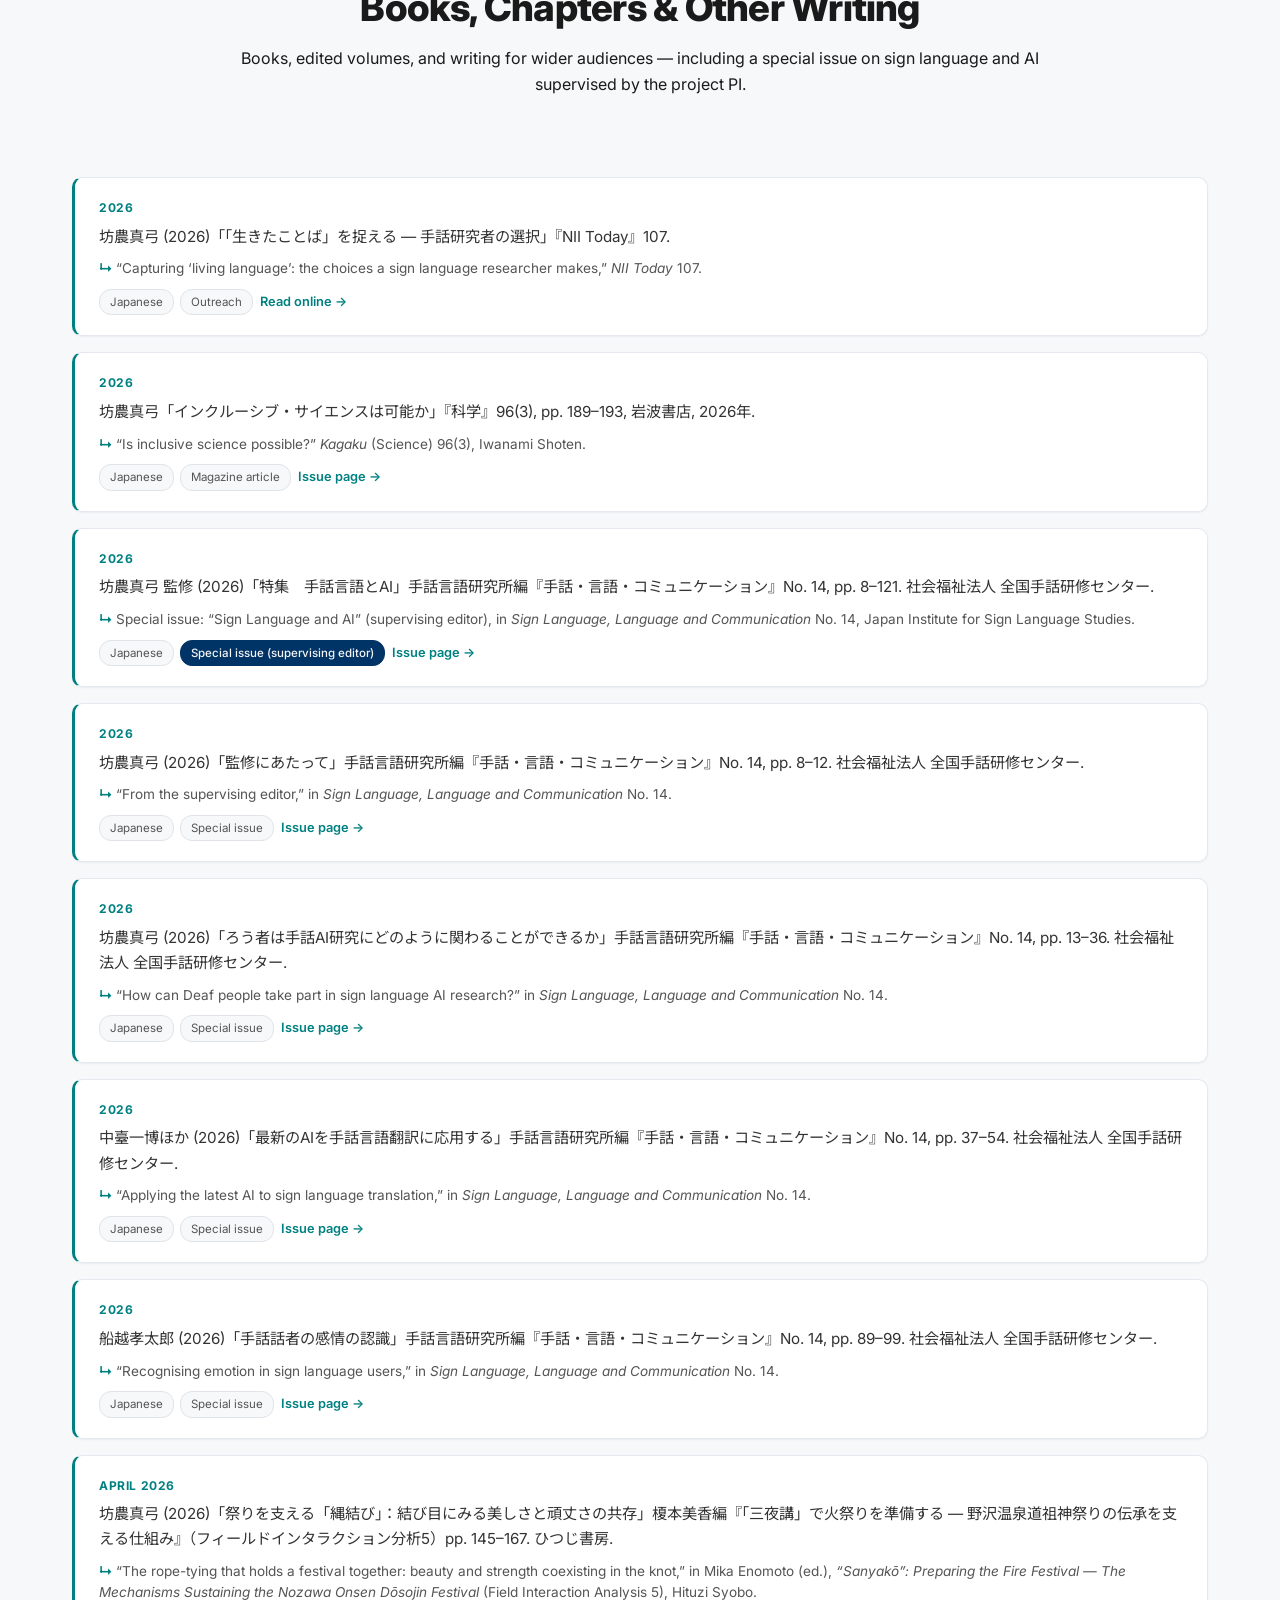
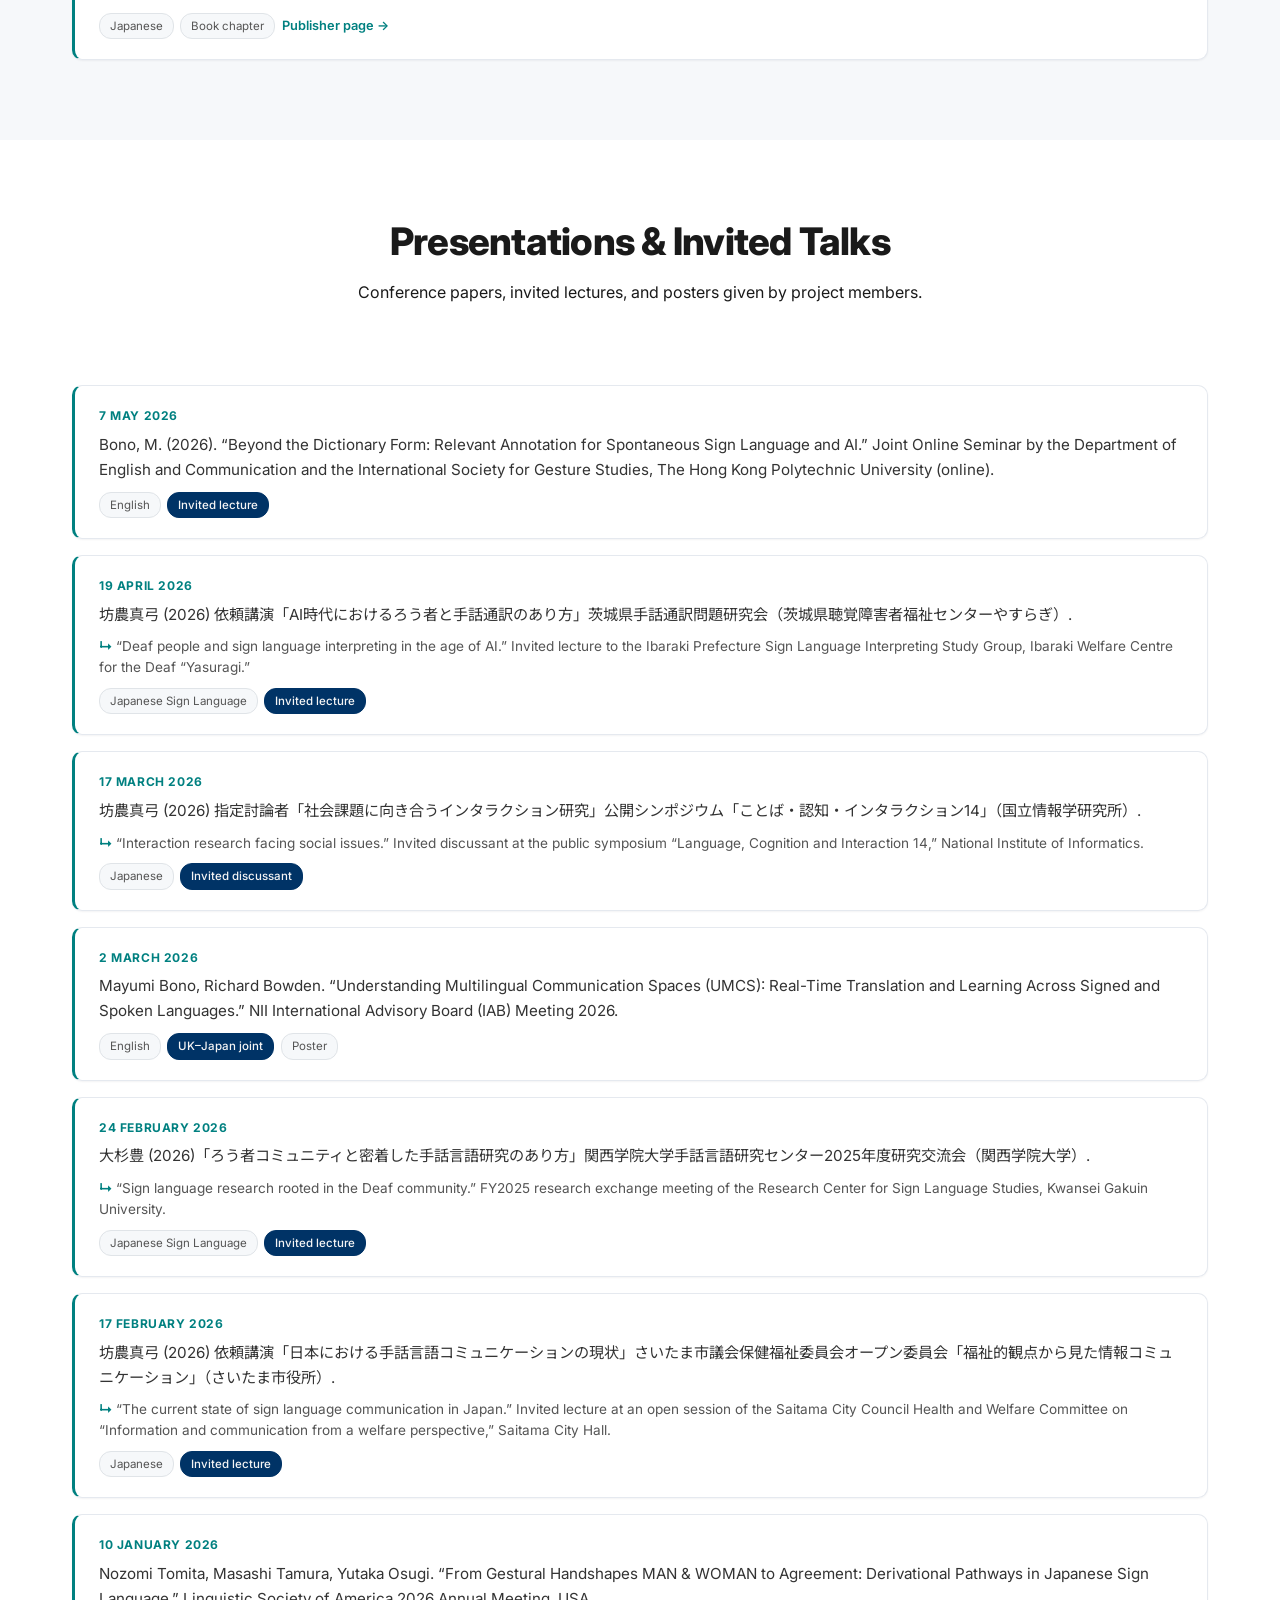
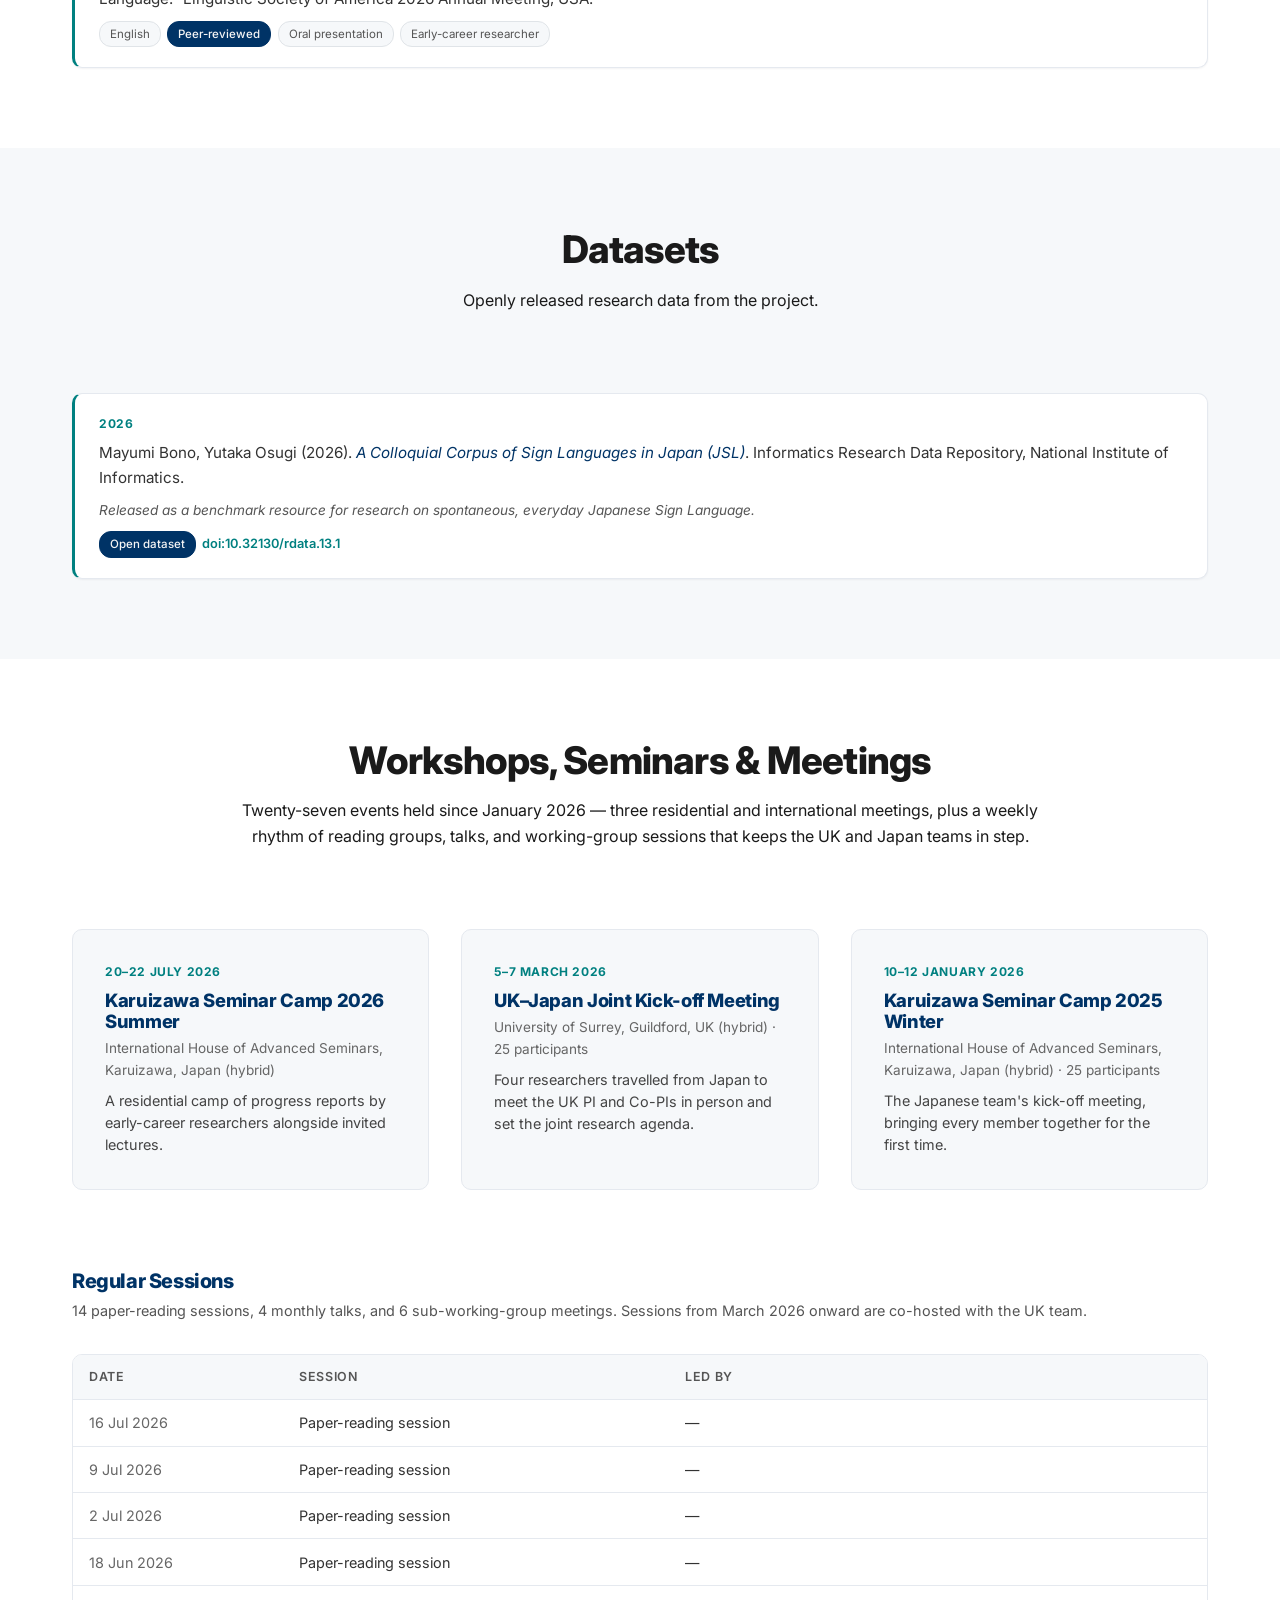
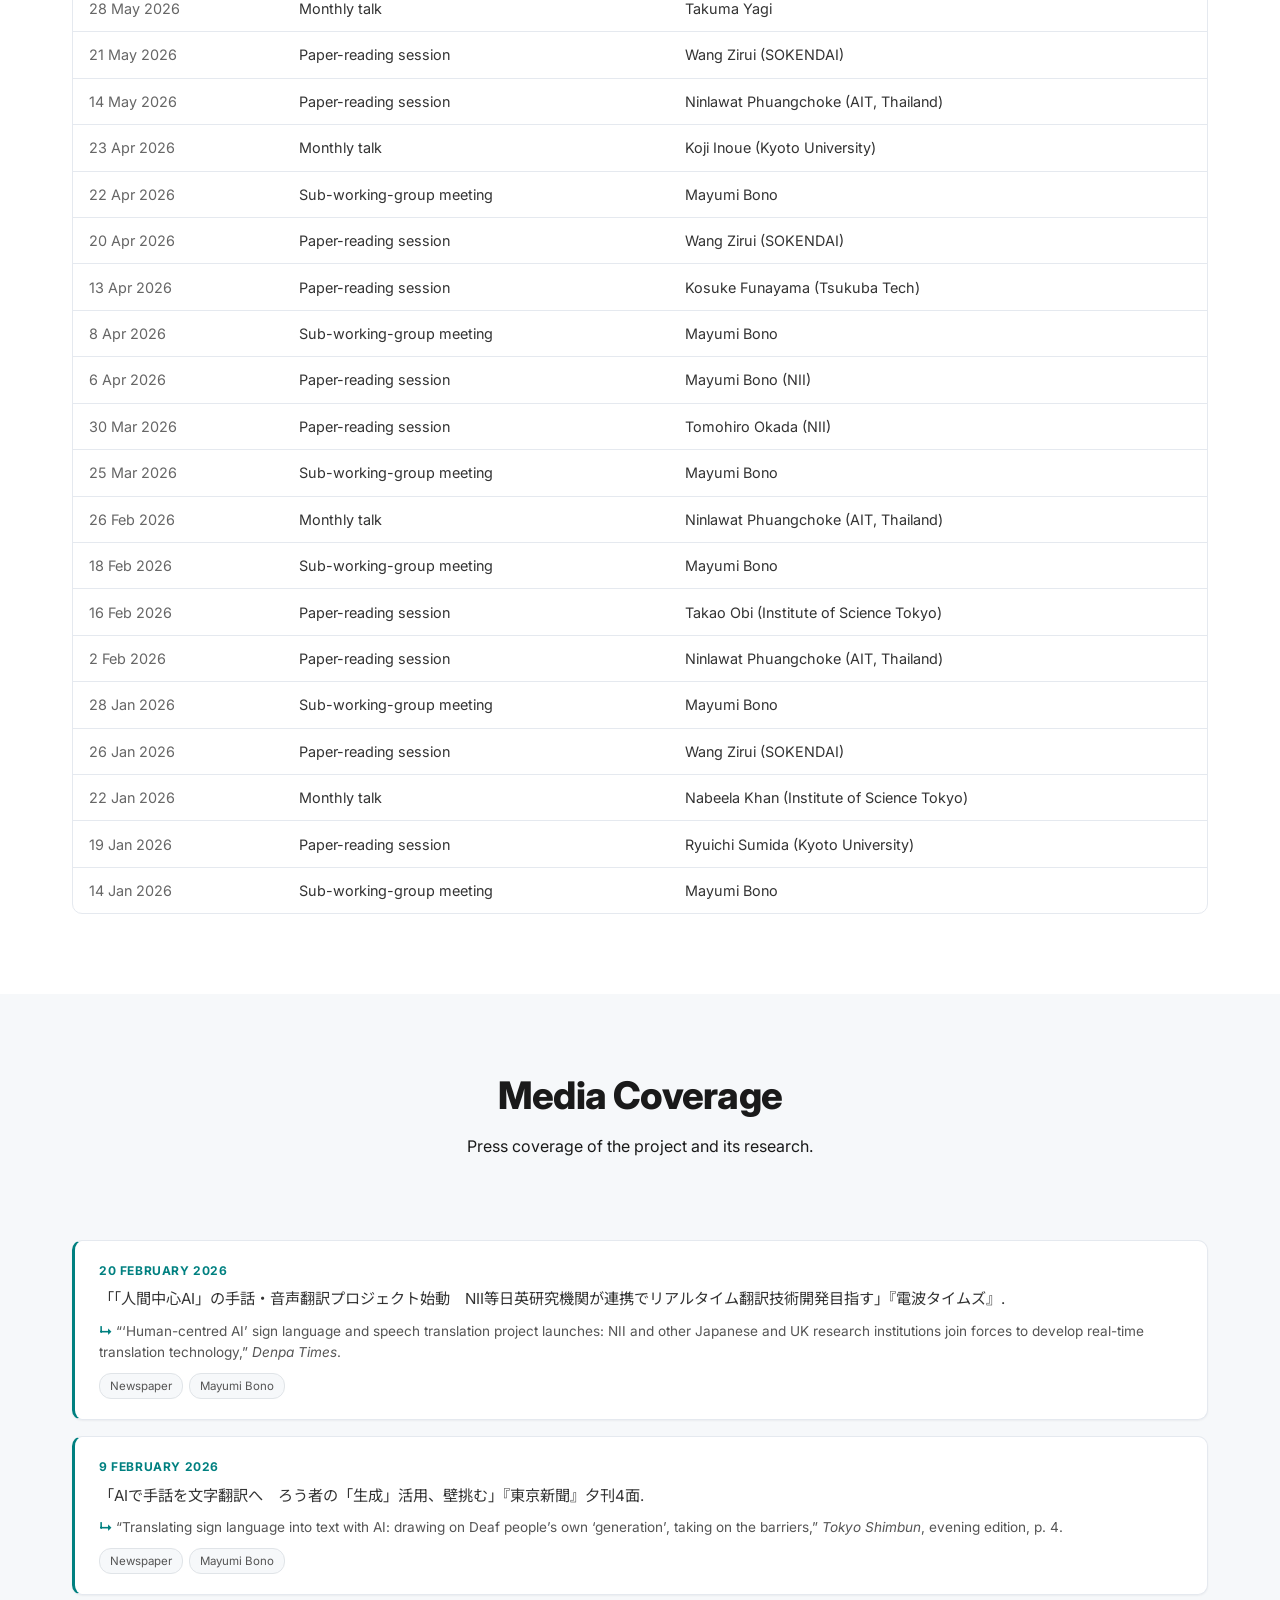
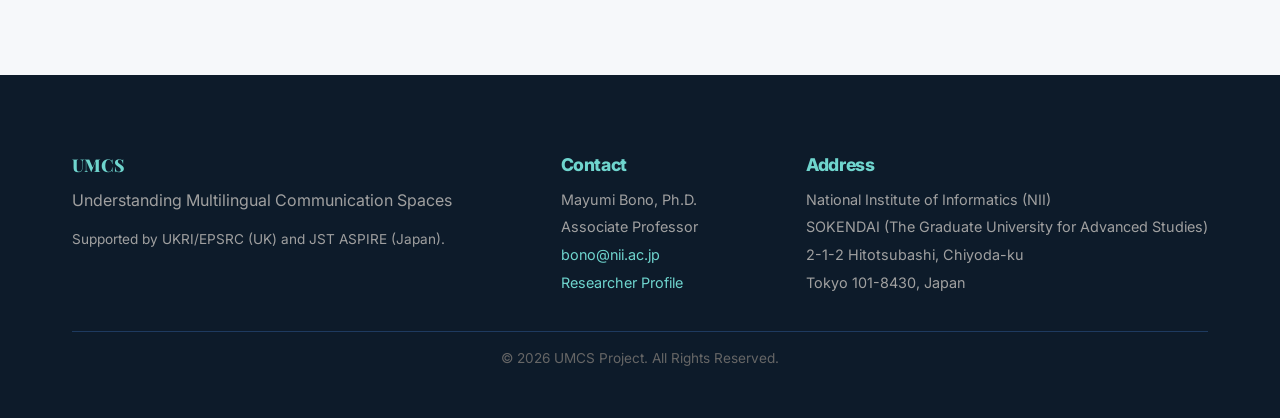
<file: publications.html>
<!DOCTYPE html>
<html lang="en">
<head>
    <meta charset="UTF-8">
    <meta name="viewport" content="width=device-width, initial-scale=1.0">
    <title>Publications &amp; Outputs - UMCS</title>
    <meta name="description" content="Publications, presentations, datasets, events, and media coverage from the UMCS UK–Japan project.">
    <link rel="canonical" href="https://ryuichi-sumida.github.io/aspire-website/publications.html">
    <meta name="theme-color" content="#003366">

    <!-- Social sharing -->
    <meta property="og:type" content="website">
    <meta property="og:site_name" content="UMCS">
    <meta property="og:title" content="Publications &amp; Outputs — UMCS">
    <meta property="og:description" content="Publications, presentations, datasets, events, and media coverage from the UMCS UK–Japan project.">
    <meta property="og:url" content="https://ryuichi-sumida.github.io/aspire-website/publications.html">
    <meta property="og:image" content="https://ryuichi-sumida.github.io/aspire-website/images/og_image.png">
    <meta property="og:image:width" content="1200">
    <meta property="og:image:height" content="630">
    <meta name="twitter:card" content="summary_large_image">
    <link rel="stylesheet" href="styles.css">
    <link rel="icon" type="image/svg+xml" href="favicon.svg">

    <!-- Google Fonts -->
    <link rel="preconnect" href="https://fonts.googleapis.com">
    <link rel="preconnect" href="https://fonts.gstatic.com" crossorigin>
    <link href="https://fonts.googleapis.com/css2?family=Inter:wght@300;400;600;800&family=Playfair+Display:wght@700&family=Noto+Sans+JP:wght@400;500;700&display=swap" rel="stylesheet">
</head>
<body>

    <a class="skip-link" href="#main" data-en="Skip to content" data-ja="本文へスキップ">Skip to content</a>

    <header class="header">
        <div class="container header-container">
            <a href="index.html" class="logo">UMCS<span class="logo-tagline">Understanding Multilingual Communication Spaces</span></a>
            <button class="mobile-menu-btn" aria-label="Toggle navigation">
                <span class="bar"></span>
                <span class="bar"></span>
                <span class="bar"></span>
            </button>
            <nav class="nav">
                <ul class="nav-list">
                    <li><a href="index.html" class="nav-link" data-en="Home" data-ja="ホーム">Home</a></li>
                    <li><a href="research.html" class="nav-link" data-en="Research" data-ja="研究">Research</a></li>
                    <li><a href="publications.html" class="nav-link active" data-en="Publications" data-ja="業績">Publications</a></li>
                    <li><a href="members.html" class="nav-link" data-en="Members" data-ja="メンバー">Members</a></li>
                    <li><a href="index.html#contact" class="nav-link" data-en="Contact" data-ja="お問い合わせ">Contact</a></li>
                </ul>
            </nav>
            <button class="lang-toggle" id="langToggle" aria-label="Switch language">
                <span class="lang-label">JA</span>
            </button>
        </div>
    </header>

    <main id="main">
        <section class="hero" style="padding: 4rem 0;">
            <div class="container hero-content">
                <h1 class="hero-title" data-en="Publications &amp; Outputs" data-ja="業績・研究成果">Publications &amp; Outputs</h1>
                <p class="hero-subtitle" data-en="Articles, presentations, datasets, events, and media coverage produced since the project began in FY2025." data-ja="2025年度のプロジェクト開始以降に生まれた論文・発表・データセット・イベント・メディア掲載の記録です。">Articles, presentations, datasets, events, and media coverage produced since the project began in FY2025.</p>
                <p class="hero-note" data-en="Japanese-language work is cited in the original, with an English translation of the title beneath. Last updated: August 2026." data-ja="最終更新：2026年8月">Japanese-language work is cited in the original, with an English translation of the title beneath. Last updated: August 2026.</p>
            </div>
            <div class="hero-background"></div>
        </section>

        <!-- At a glance -->
        <section class="section" style="padding-top: 3rem; padding-bottom: 2rem;">
            <div class="container">
                <div class="stats-grid">
                    <div class="stat-card">
                        <span class="stat-number">11</span>
                        <p class="stat-label" data-en="Publications" data-ja="論文・著作">Publications</p>
                    </div>
                    <div class="stat-card">
                        <span class="stat-number">7</span>
                        <p class="stat-label" data-en="Presentations" data-ja="学会発表・講演">Presentations</p>
                    </div>
                    <div class="stat-card">
                        <span class="stat-number">27</span>
                        <p class="stat-label" data-en="Events Held" data-ja="開催イベント">Events Held</p>
                    </div>
                    <div class="stat-card">
                        <span class="stat-number">1</span>
                        <p class="stat-label" data-en="Public Dataset" data-ja="公開データセット">Public Dataset</p>
                    </div>
                    <div class="stat-card">
                        <span class="stat-number">2</span>
                        <p class="stat-label" data-en="Media Features" data-ja="メディア掲載">Media Features</p>
                    </div>
                </div>

                <nav class="page-nav" aria-label="Sections on this page">
                    <a href="#articles" data-en="Articles" data-ja="論文">Articles</a>
                    <a href="#books" data-en="Books &amp; Chapters" data-ja="書籍・記事">Books &amp; Chapters</a>
                    <a href="#talks" data-en="Presentations" data-ja="発表・講演">Presentations</a>
                    <a href="#datasets" data-en="Datasets" data-ja="データセット">Datasets</a>
                    <a href="#events" data-en="Events" data-ja="イベント">Events</a>
                    <a href="#media" data-en="Media" data-ja="メディア">Media</a>
                </nav>
            </div>
        </section>

        <!-- Journal Articles -->
        <section id="articles" class="section" style="padding-top: 2rem;">
            <div class="container">
                <div class="section-header">
                    <h2 class="section-title" data-en="Articles" data-ja="論文">Articles</h2>
                    <p class="section-desc" data-en="Peer-reviewed papers and reference works by project members." data-ja="プロジェクトメンバーによる査読論文および事典項目。">Peer-reviewed papers and reference works by project members.</p>
                </div>
                <ol class="pub-list">

                    <li class="pub-item">
                        <span class="pub-date" data-en="March 2026" data-ja="2026年3月">March 2026</span>
                        <p class="pub-citation">Y. Wang, D. Li, K. Funakoshi and M. Okumura, &ldquo;E&sup2;MP: Emotion-Enhanced Modality Fusion With Contrastive Learning for Multi-Modal Personality Traits Recognition,&rdquo; <em>IEEE Access</em>, vol. 14, pp. 50516&ndash;50536, 2026.</p>
                        <div class="pub-meta">
                            <span class="pub-tag" data-en="English" data-ja="英語">English</span>
                            <span class="pub-tag" data-en="Journal" data-ja="学術誌">Journal</span>
                            <a class="pub-link" href="https://doi.org/10.1109/ACCESS.2026.3679356" target="_blank" rel="noopener">doi:10.1109/ACCESS.2026.3679356</a>
                        </div>
                    </li>

                    <li class="pub-item">
                        <span class="pub-date" data-en="February 2026" data-ja="2026年2月">February 2026</span>
                        <p class="pub-citation" lang="ja">大杉豊, 中島幸則「東京2025デフリンピックの準備と運営への関わり — 筑波技術大学の大会参画の意義と成果」『聴覚言語障害』54(2), pp. 47&ndash;52, 2026年.</p>
                        <p class="pub-translation" data-en="“Involvement in the preparation and running of the Tokyo 2025 Deaflympics: the significance and outcomes of Tsukuba University of Technology’s participation,” in Chōkaku Gengo Shōgai (Japanese Society of Hearing and Language Disorders), 54(2)." data-ja="">&ldquo;Involvement in the preparation and running of the Tokyo 2025 Deaflympics: the significance and outcomes of Tsukuba University of Technology&rsquo;s participation,&rdquo; in <em>Chōkaku Gengo Shōgai</em> (Japanese Society of Hearing and Language Disorders), 54(2).</p>
                        <div class="pub-meta">
                            <span class="pub-tag" data-en="Japanese" data-ja="日本語">Japanese</span>
                            <span class="pub-tag pub-tag-strong" data-en="Peer-reviewed" data-ja="査読あり">Peer-reviewed</span>
                            <span class="pub-tag" data-en="Journal" data-ja="学術誌">Journal</span>
                            <a class="pub-link" href="https://www.jshld.org/list.html" target="_blank" rel="noopener" data-en="Journal index &rarr;" data-ja="学会誌総目次 &rarr;">Journal index &rarr;</a>
                        </div>
                    </li>

                    <li class="pub-item">
                        <span class="pub-date" data-en="2026" data-ja="2026年">2026</span>
                        <p class="pub-citation">Bono, M. (2026). &ldquo;Multimodal corpora,&rdquo; Section: Data-Driven and Cross-Disciplinary Language Research, in <em>International Encyclopedia of Language and Linguistics</em>, 3rd Edition, edited by Hilary Nesi and Petar Milin, Elsevier. ISBN 9780323955041.</p>
                        <p class="pub-note" data-en="Invited as the author of an entry in the third edition of this general reference work in linguistics." data-ja="言語学全般を扱う本事典の第三版において、一項目の執筆者として選出されました。">Invited as the author of an entry in the third edition of this general reference work in linguistics.</p>
                        <div class="pub-meta">
                            <span class="pub-tag" data-en="English" data-ja="英語">English</span>
                            <span class="pub-tag pub-tag-strong" data-en="Peer-reviewed" data-ja="査読あり">Peer-reviewed</span>
                            <span class="pub-tag" data-en="Encyclopedia entry" data-ja="事典項目">Encyclopedia entry</span>
                            <a class="pub-link" href="https://shop.elsevier.com/books/international-encyclopedia-of-language-and-linguistics/nesi/978-0-323-95504-1" target="_blank" rel="noopener" data-en="Publisher page &rarr;" data-ja="出版社ページ &rarr;">Publisher page &rarr;</a>
                        </div>
                    </li>

                </ol>
            </div>
        </section>

        <!-- Books, Chapters & Other Writing -->
        <section id="books" class="section" style="background-color: var(--bg-off-white);">
            <div class="container">
                <div class="section-header">
                    <h2 class="section-title" data-en="Books, Chapters &amp; Other Writing" data-ja="書籍・記事">Books, Chapters &amp; Other Writing</h2>
                    <p class="section-desc" data-en="Books, edited volumes, and writing for wider audiences — including a special issue on sign language and AI supervised by the project PI." data-ja="書籍・編著、および一般向けの執筆。プロジェクトPIが監修した「手話言語とAI」特集を含みます。">Books, edited volumes, and writing for wider audiences &mdash; including a special issue on sign language and AI supervised by the project PI.</p>
                </div>
                <ol class="pub-list">

                    <li class="pub-item">
                        <span class="pub-date" data-en="2026" data-ja="2026年">2026</span>
                        <p class="pub-citation" lang="ja">坊農真弓 (2026)「「生きたことば」を捉える — 手話研究者の選択」『NII Today』107.</p>
                        <p class="pub-translation" data-en="“Capturing ‘living language’: the choices a sign language researcher makes,” NII Today 107." data-ja="">&ldquo;Capturing &lsquo;living language&rsquo;: the choices a sign language researcher makes,&rdquo; <em>NII Today</em> 107.</p>
                        <div class="pub-meta">
                            <span class="pub-tag" data-en="Japanese" data-ja="日本語">Japanese</span>
                            <span class="pub-tag" data-en="Outreach" data-ja="広報記事">Outreach</span>
                            <a class="pub-link" href="https://www.nii.ac.jp/today/107/" target="_blank" rel="noopener" data-en="Read online &rarr;" data-ja="記事を読む &rarr;">Read online &rarr;</a>
                        </div>
                    </li>

                    <li class="pub-item">
                        <span class="pub-date" data-en="2026" data-ja="2026年">2026</span>
                        <p class="pub-citation" lang="ja">坊農真弓「インクルーシブ・サイエンスは可能か」『科学』96(3), pp. 189&ndash;193, 岩波書店, 2026年.</p>
                        <p class="pub-translation" data-en="“Is inclusive science possible?” Kagaku (Science) 96(3), Iwanami Shoten." data-ja="">&ldquo;Is inclusive science possible?&rdquo; <em>Kagaku</em> (Science) 96(3), Iwanami Shoten.</p>
                        <div class="pub-meta">
                            <span class="pub-tag" data-en="Japanese" data-ja="日本語">Japanese</span>
                            <span class="pub-tag" data-en="Magazine article" data-ja="雑誌記事">Magazine article</span>
                            <a class="pub-link" href="https://www.iwanami.co.jp/book/b10160016.html" target="_blank" rel="noopener" data-en="Issue page &rarr;" data-ja="掲載号ページ &rarr;">Issue page &rarr;</a>
                        </div>
                    </li>

                    <li class="pub-item">
                        <span class="pub-date" data-en="2026" data-ja="2026年">2026</span>
                        <p class="pub-citation" lang="ja">坊農真弓 監修 (2026)「特集　手話言語とAI」手話言語研究所編『手話・言語・コミュニケーション』No. 14, pp. 8&ndash;121. 社会福祉法人 全国手話研修センター.</p>
                        <p class="pub-translation" data-en="Special issue: “Sign Language and AI” (supervising editor), in Sign Language, Language and Communication No. 14, Japan Institute for Sign Language Studies." data-ja="">Special issue: &ldquo;Sign Language and AI&rdquo; (supervising editor), in <em>Sign Language, Language and Communication</em> No. 14, Japan Institute for Sign Language Studies.</p>
                        <div class="pub-meta">
                            <span class="pub-tag" data-en="Japanese" data-ja="日本語">Japanese</span>
                            <span class="pub-tag pub-tag-strong" data-en="Special issue (supervising editor)" data-ja="特集監修">Special issue (supervising editor)</span>
                            <a class="pub-link" href="https://jisls.com-sagano.com/news/detail.html?id=479" target="_blank" rel="noopener" data-en="Issue page &rarr;" data-ja="掲載号ページ &rarr;">Issue page &rarr;</a>
                        </div>
                    </li>

                    <li class="pub-item">
                        <span class="pub-date" data-en="2026" data-ja="2026年">2026</span>
                        <p class="pub-citation" lang="ja">坊農真弓 (2026)「監修にあたって」手話言語研究所編『手話・言語・コミュニケーション』No. 14, pp. 8&ndash;12. 社会福祉法人 全国手話研修センター.</p>
                        <p class="pub-translation" data-en="“From the supervising editor,” in Sign Language, Language and Communication No. 14." data-ja="">&ldquo;From the supervising editor,&rdquo; in <em>Sign Language, Language and Communication</em> No. 14.</p>
                        <div class="pub-meta">
                            <span class="pub-tag" data-en="Japanese" data-ja="日本語">Japanese</span>
                            <span class="pub-tag" data-en="Special issue" data-ja="特集記事">Special issue</span>
                            <a class="pub-link" href="https://jisls.com-sagano.com/news/detail.html?id=479" target="_blank" rel="noopener" data-en="Issue page &rarr;" data-ja="掲載号ページ &rarr;">Issue page &rarr;</a>
                        </div>
                    </li>

                    <li class="pub-item">
                        <span class="pub-date" data-en="2026" data-ja="2026年">2026</span>
                        <p class="pub-citation" lang="ja">坊農真弓 (2026)「ろう者は手話AI研究にどのように関わることができるか」手話言語研究所編『手話・言語・コミュニケーション』No. 14, pp. 13&ndash;36. 社会福祉法人 全国手話研修センター.</p>
                        <p class="pub-translation" data-en="“How can Deaf people take part in sign language AI research?” in Sign Language, Language and Communication No. 14." data-ja="">&ldquo;How can Deaf people take part in sign language AI research?&rdquo; in <em>Sign Language, Language and Communication</em> No. 14.</p>
                        <div class="pub-meta">
                            <span class="pub-tag" data-en="Japanese" data-ja="日本語">Japanese</span>
                            <span class="pub-tag" data-en="Special issue" data-ja="特集記事">Special issue</span>
                            <a class="pub-link" href="https://jisls.com-sagano.com/news/detail.html?id=479" target="_blank" rel="noopener" data-en="Issue page &rarr;" data-ja="掲載号ページ &rarr;">Issue page &rarr;</a>
                        </div>
                    </li>

                    <li class="pub-item">
                        <span class="pub-date" data-en="2026" data-ja="2026年">2026</span>
                        <p class="pub-citation" lang="ja">中臺一博ほか (2026)「最新のAIを手話言語翻訳に応用する」手話言語研究所編『手話・言語・コミュニケーション』No. 14, pp. 37&ndash;54. 社会福祉法人 全国手話研修センター.</p>
                        <p class="pub-translation" data-en="“Applying the latest AI to sign language translation,” in Sign Language, Language and Communication No. 14." data-ja="">&ldquo;Applying the latest AI to sign language translation,&rdquo; in <em>Sign Language, Language and Communication</em> No. 14.</p>
                        <div class="pub-meta">
                            <span class="pub-tag" data-en="Japanese" data-ja="日本語">Japanese</span>
                            <span class="pub-tag" data-en="Special issue" data-ja="特集記事">Special issue</span>
                            <a class="pub-link" href="https://jisls.com-sagano.com/news/detail.html?id=479" target="_blank" rel="noopener" data-en="Issue page &rarr;" data-ja="掲載号ページ &rarr;">Issue page &rarr;</a>
                        </div>
                    </li>

                    <li class="pub-item">
                        <span class="pub-date" data-en="2026" data-ja="2026年">2026</span>
                        <p class="pub-citation" lang="ja">船越孝太郎 (2026)「手話話者の感情の認識」手話言語研究所編『手話・言語・コミュニケーション』No. 14, pp. 89&ndash;99. 社会福祉法人 全国手話研修センター.</p>
                        <p class="pub-translation" data-en="“Recognising emotion in sign language users,” in Sign Language, Language and Communication No. 14." data-ja="">&ldquo;Recognising emotion in sign language users,&rdquo; in <em>Sign Language, Language and Communication</em> No. 14.</p>
                        <div class="pub-meta">
                            <span class="pub-tag" data-en="Japanese" data-ja="日本語">Japanese</span>
                            <span class="pub-tag" data-en="Special issue" data-ja="特集記事">Special issue</span>
                            <a class="pub-link" href="https://jisls.com-sagano.com/news/detail.html?id=479" target="_blank" rel="noopener" data-en="Issue page &rarr;" data-ja="掲載号ページ &rarr;">Issue page &rarr;</a>
                        </div>
                    </li>

                    <li class="pub-item">
                        <span class="pub-date" data-en="April 2026" data-ja="2026年4月">April 2026</span>
                        <p class="pub-citation" lang="ja">坊農真弓 (2026)「祭りを支える「縄結び」：結び目にみる美しさと頑丈さの共存」榎本美香編『「三夜講」で火祭りを準備する — 野沢温泉道祖神祭りの伝承を支える仕組み』（フィールドインタラクション分析5）pp. 145&ndash;167. ひつじ書房.</p>
                        <p class="pub-translation" data-en="“The rope-tying that holds a festival together: beauty and strength coexisting in the knot,” in Mika Enomoto (ed.), “Sanyakō”: Preparing the Fire Festival — The Mechanisms Sustaining the Nozawa Onsen Dōsojin Festival (Field Interaction Analysis 5), Hituzi Syobo." data-ja="">&ldquo;The rope-tying that holds a festival together: beauty and strength coexisting in the knot,&rdquo; in Mika Enomoto (ed.), <em>&ldquo;Sanyakō&rdquo;: Preparing the Fire Festival &mdash; The Mechanisms Sustaining the Nozawa Onsen Dōsojin Festival</em> (Field Interaction Analysis 5), Hituzi Syobo.</p>
                        <div class="pub-meta">
                            <span class="pub-tag" data-en="Japanese" data-ja="日本語">Japanese</span>
                            <span class="pub-tag" data-en="Book chapter" data-ja="書籍章">Book chapter</span>
                            <a class="pub-link" href="https://www.hituzi.co.jp/hituzibooks/ISBN978-4-89476-735-5.htm" target="_blank" rel="noopener" data-en="Publisher page &rarr;" data-ja="出版社ページ &rarr;">Publisher page &rarr;</a>
                        </div>
                    </li>

                </ol>
            </div>
        </section>

        <!-- Presentations & Invited Talks -->
        <section id="talks" class="section">
            <div class="container">
                <div class="section-header">
                    <h2 class="section-title" data-en="Presentations &amp; Invited Talks" data-ja="発表・講演">Presentations &amp; Invited Talks</h2>
                    <p class="section-desc" data-en="Conference papers, invited lectures, and posters given by project members." data-ja="プロジェクトメンバーによる学会発表・招待講演・ポスター発表。">Conference papers, invited lectures, and posters given by project members.</p>
                </div>
                <ol class="pub-list">

                    <li class="pub-item">
                        <span class="pub-date" data-en="7 May 2026" data-ja="2026年5月7日">7 May 2026</span>
                        <p class="pub-citation">Bono, M. (2026). &ldquo;Beyond the Dictionary Form: Relevant Annotation for Spontaneous Sign Language and AI.&rdquo; Joint Online Seminar by the Department of English and Communication and the International Society for Gesture Studies, The Hong Kong Polytechnic University (online).</p>
                        <div class="pub-meta">
                            <span class="pub-tag" data-en="English" data-ja="英語">English</span>
                            <span class="pub-tag pub-tag-strong" data-en="Invited lecture" data-ja="招待講演">Invited lecture</span>
                        </div>
                    </li>

                    <li class="pub-item">
                        <span class="pub-date" data-en="19 April 2026" data-ja="2026年4月19日">19 April 2026</span>
                        <p class="pub-citation" lang="ja">坊農真弓 (2026) 依頼講演「AI時代におけるろう者と手話通訳のあり方」茨城県手話通訳問題研究会（茨城県聴覚障害者福祉センターやすらぎ）.</p>
                        <p class="pub-translation" data-en="“Deaf people and sign language interpreting in the age of AI.” Invited lecture to the Ibaraki Prefecture Sign Language Interpreting Study Group, Ibaraki Welfare Centre for the Deaf “Yasuragi.”" data-ja="">&ldquo;Deaf people and sign language interpreting in the age of AI.&rdquo; Invited lecture to the Ibaraki Prefecture Sign Language Interpreting Study Group, Ibaraki Welfare Centre for the Deaf &ldquo;Yasuragi.&rdquo;</p>
                        <div class="pub-meta">
                            <span class="pub-tag" data-en="Japanese Sign Language" data-ja="日本手話">Japanese Sign Language</span>
                            <span class="pub-tag pub-tag-strong" data-en="Invited lecture" data-ja="招待講演">Invited lecture</span>
                        </div>
                    </li>

                    <li class="pub-item">
                        <span class="pub-date" data-en="17 March 2026" data-ja="2026年3月17日">17 March 2026</span>
                        <p class="pub-citation" lang="ja">坊農真弓 (2026) 指定討論者「社会課題に向き合うインタラクション研究」公開シンポジウム「ことば・認知・インタラクション14」（国立情報学研究所）.</p>
                        <p class="pub-translation" data-en="“Interaction research facing social issues.” Invited discussant at the public symposium “Language, Cognition and Interaction 14,” National Institute of Informatics." data-ja="">&ldquo;Interaction research facing social issues.&rdquo; Invited discussant at the public symposium &ldquo;Language, Cognition and Interaction 14,&rdquo; National Institute of Informatics.</p>
                        <div class="pub-meta">
                            <span class="pub-tag" data-en="Japanese" data-ja="日本語">Japanese</span>
                            <span class="pub-tag pub-tag-strong" data-en="Invited discussant" data-ja="指定討論者">Invited discussant</span>
                        </div>
                    </li>

                    <li class="pub-item">
                        <span class="pub-date" data-en="2 March 2026" data-ja="2026年3月2日">2 March 2026</span>
                        <p class="pub-citation">Mayumi Bono, Richard Bowden. &ldquo;Understanding Multilingual Communication Spaces (UMCS): Real-Time Translation and Learning Across Signed and Spoken Languages.&rdquo; NII International Advisory Board (IAB) Meeting 2026.</p>
                        <div class="pub-meta">
                            <span class="pub-tag" data-en="English" data-ja="英語">English</span>
                            <span class="pub-tag pub-tag-strong" data-en="UK–Japan joint" data-ja="日英共同">UK&ndash;Japan joint</span>
                            <span class="pub-tag" data-en="Poster" data-ja="ポスター発表">Poster</span>
                        </div>
                    </li>

                    <li class="pub-item">
                        <span class="pub-date" data-en="24 February 2026" data-ja="2026年2月24日">24 February 2026</span>
                        <p class="pub-citation" lang="ja">大杉豊 (2026)「ろう者コミュニティと密着した手話言語研究のあり方」関西学院大学手話言語研究センター2025年度研究交流会（関西学院大学）.</p>
                        <p class="pub-translation" data-en="“Sign language research rooted in the Deaf community.” FY2025 research exchange meeting of the Research Center for Sign Language Studies, Kwansei Gakuin University." data-ja="">&ldquo;Sign language research rooted in the Deaf community.&rdquo; FY2025 research exchange meeting of the Research Center for Sign Language Studies, Kwansei Gakuin University.</p>
                        <div class="pub-meta">
                            <span class="pub-tag" data-en="Japanese Sign Language" data-ja="日本手話">Japanese Sign Language</span>
                            <span class="pub-tag pub-tag-strong" data-en="Invited lecture" data-ja="招待講演">Invited lecture</span>
                        </div>
                    </li>

                    <li class="pub-item">
                        <span class="pub-date" data-en="17 February 2026" data-ja="2026年2月17日">17 February 2026</span>
                        <p class="pub-citation" lang="ja">坊農真弓 (2026) 依頼講演「日本における手話言語コミュニケーションの現状」さいたま市議会保健福祉委員会オープン委員会「福祉的観点から見た情報コミュニケーション」（さいたま市役所）.</p>
                        <p class="pub-translation" data-en="“The current state of sign language communication in Japan.” Invited lecture at an open session of the Saitama City Council Health and Welfare Committee on “Information and communication from a welfare perspective,” Saitama City Hall." data-ja="">&ldquo;The current state of sign language communication in Japan.&rdquo; Invited lecture at an open session of the Saitama City Council Health and Welfare Committee on &ldquo;Information and communication from a welfare perspective,&rdquo; Saitama City Hall.</p>
                        <div class="pub-meta">
                            <span class="pub-tag" data-en="Japanese" data-ja="日本語">Japanese</span>
                            <span class="pub-tag pub-tag-strong" data-en="Invited lecture" data-ja="招待講演">Invited lecture</span>
                        </div>
                    </li>

                    <li class="pub-item">
                        <span class="pub-date" data-en="10 January 2026" data-ja="2026年1月10日">10 January 2026</span>
                        <p class="pub-citation">Nozomi Tomita, Masashi Tamura, Yutaka Osugi. &ldquo;From Gestural Handshapes MAN &amp; WOMAN to Agreement: Derivational Pathways in Japanese Sign Language.&rdquo; Linguistic Society of America 2026 Annual Meeting, USA.</p>
                        <div class="pub-meta">
                            <span class="pub-tag" data-en="English" data-ja="英語">English</span>
                            <span class="pub-tag pub-tag-strong" data-en="Peer-reviewed" data-ja="査読あり">Peer-reviewed</span>
                            <span class="pub-tag" data-en="Oral presentation" data-ja="口頭発表">Oral presentation</span>
                            <span class="pub-tag" data-en="Early-career researcher" data-ja="若手研究者">Early-career researcher</span>
                        </div>
                    </li>

                </ol>
            </div>
        </section>

        <!-- Datasets -->
        <section id="datasets" class="section" style="background-color: var(--bg-off-white);">
            <div class="container">
                <div class="section-header">
                    <h2 class="section-title" data-en="Datasets" data-ja="データセット">Datasets</h2>
                    <p class="section-desc" data-en="Openly released research data from the project." data-ja="プロジェクトから公開された研究データ。">Openly released research data from the project.</p>
                </div>
                <ol class="pub-list">

                    <li class="pub-item">
                        <span class="pub-date" data-en="2026" data-ja="2026年">2026</span>
                        <p class="pub-citation">Mayumi Bono, Yutaka Osugi (2026). <em>A Colloquial Corpus of Sign Languages in Japan (JSL)</em>. Informatics Research Data Repository, National Institute of Informatics.</p>
                        <p class="pub-note" data-en="Released as a benchmark resource for research on spontaneous, everyday Japanese Sign Language." data-ja="日常的・自発的な日本手話研究のためのベンチマークとなるデータセットとして公開されました。">Released as a benchmark resource for research on spontaneous, everyday Japanese Sign Language.</p>
                        <div class="pub-meta">
                            <span class="pub-tag pub-tag-strong" data-en="Open dataset" data-ja="公開データセット">Open dataset</span>
                            <a class="pub-link" href="https://doi.org/10.32130/rdata.13.1" target="_blank" rel="noopener">doi:10.32130/rdata.13.1</a>
                        </div>
                    </li>

                </ol>
            </div>
        </section>

        <!-- Events -->
        <section id="events" class="section">
            <div class="container">
                <div class="section-header">
                    <h2 class="section-title" data-en="Workshops, Seminars &amp; Meetings" data-ja="ワークショップ・セミナー等の開催">Workshops, Seminars &amp; Meetings</h2>
                    <p class="section-desc" data-en="Twenty-seven events held since January 2026 — three residential and international meetings, plus a weekly rhythm of reading groups, talks, and working-group sessions that keeps the UK and Japan teams in step." data-ja="2026年1月以降に開催した27件のイベント。3件の合宿・国際会合に加え、輪読会・トーク・作業部会を定期開催し、日英チームの歩調を合わせています。">Twenty-seven events held since January 2026 &mdash; three residential and international meetings, plus a weekly rhythm of reading groups, talks, and working-group sessions that keeps the UK and Japan teams in step.</p>
                </div>

                <div class="event-featured">
                    <article class="event-card">
                        <span class="event-date" data-en="20–22 July 2026" data-ja="2026年7月20日–22日">20&ndash;22 July 2026</span>
                        <h3 class="event-title">Karuizawa Seminar Camp 2026 Summer</h3>
                        <p class="event-venue" data-en="International House of Advanced Seminars, Karuizawa, Japan (hybrid)" data-ja="日本・軽井沢　国際高等セミナーハウス（ハイブリッド開催）">International House of Advanced Seminars, Karuizawa, Japan (hybrid)</p>
                        <p class="event-desc" data-en="A residential camp of progress reports by early-career researchers alongside invited lectures." data-ja="若手研究者による研究進捗報告と招待講演を組み合わせた合宿。">A residential camp of progress reports by early-career researchers alongside invited lectures.</p>
                    </article>

                    <article class="event-card">
                        <span class="event-date" data-en="5–7 March 2026" data-ja="2026年3月5日–7日">5&ndash;7 March 2026</span>
                        <h3 class="event-title" data-en="UK–Japan Joint Kick-off Meeting" data-ja="日英合同キックオフミーティング">UK&ndash;Japan Joint Kick-off Meeting</h3>
                        <p class="event-venue" data-en="University of Surrey, Guildford, UK (hybrid) · 25 participants" data-ja="英国・ギルフォード　サリー大学（ハイブリッド開催）・参加者25名">University of Surrey, Guildford, UK (hybrid) &middot; 25 participants</p>
                        <p class="event-desc" data-en="Four researchers travelled from Japan to meet the UK PI and Co-PIs in person and set the joint research agenda." data-ja="日本から4名が渡英し、英国側のPI・Co-PIと直接顔を合わせ、共同研究の方針を定めました。">Four researchers travelled from Japan to meet the UK PI and Co-PIs in person and set the joint research agenda.</p>
                    </article>

                    <article class="event-card">
                        <span class="event-date" data-en="10–12 January 2026" data-ja="2026年1月10日–12日">10&ndash;12 January 2026</span>
                        <h3 class="event-title">Karuizawa Seminar Camp 2025 Winter</h3>
                        <p class="event-venue" data-en="International House of Advanced Seminars, Karuizawa, Japan (hybrid) · 25 participants" data-ja="日本・軽井沢　国際高等セミナーハウス（ハイブリッド開催）・参加者25名">International House of Advanced Seminars, Karuizawa, Japan (hybrid) &middot; 25 participants</p>
                        <p class="event-desc" data-en="The Japanese team's kick-off meeting, bringing every member together for the first time." data-ja="日本側研究チームが一堂に会して実施したキックオフミーティング。">The Japanese team's kick-off meeting, bringing every member together for the first time.</p>
                    </article>
                </div>

                <h3 class="event-subhead" data-en="Regular Sessions" data-ja="定例セッション">Regular Sessions</h3>
                <p class="event-subnote" data-en="14 paper-reading sessions, 4 monthly talks, and 6 sub-working-group meetings. Sessions from March 2026 onward are co-hosted with the UK team." data-ja="論文輪読会14回、マンスリートーク4回、サブワーキンググループ会議6回。2026年3月以降は英国側チームとの共催で実施しています。">14 paper-reading sessions, 4 monthly talks, and 6 sub-working-group meetings. Sessions from March 2026 onward are co-hosted with the UK team.</p>

                <div class="event-table-wrap">
                    <table class="event-table">
                        <thead>
                            <tr>
                                <th data-en="Date" data-ja="日付">Date</th>
                                <th data-en="Session" data-ja="セッション">Session</th>
                                <th data-en="Led by" data-ja="担当">Led by</th>
                            </tr>
                        </thead>
                        <tbody>
                            <tr><td data-en="16 Jul 2026" data-ja="2026年7月16日">16 Jul 2026</td><td data-en="Paper-reading session" data-ja="論文輪読会">Paper-reading session</td><td>&mdash;</td></tr>
                            <tr><td data-en="9 Jul 2026" data-ja="2026年7月9日">9 Jul 2026</td><td data-en="Paper-reading session" data-ja="論文輪読会">Paper-reading session</td><td>&mdash;</td></tr>
                            <tr><td data-en="2 Jul 2026" data-ja="2026年7月2日">2 Jul 2026</td><td data-en="Paper-reading session" data-ja="論文輪読会">Paper-reading session</td><td>&mdash;</td></tr>
                            <tr><td data-en="18 Jun 2026" data-ja="2026年6月18日">18 Jun 2026</td><td data-en="Paper-reading session" data-ja="論文輪読会">Paper-reading session</td><td>&mdash;</td></tr>
                            <tr><td data-en="28 May 2026" data-ja="2026年5月28日">28 May 2026</td><td data-en="Monthly talk" data-ja="マンスリートーク">Monthly talk</td><td data-en="Takuma Yagi" data-ja="八木拓真">Takuma Yagi</td></tr>
                            <tr><td data-en="21 May 2026" data-ja="2026年5月21日">21 May 2026</td><td data-en="Paper-reading session" data-ja="論文輪読会">Paper-reading session</td><td data-en="Wang Zirui (SOKENDAI)" data-ja="王子瑞（総合研究大学院大学）">Wang Zirui (SOKENDAI)</td></tr>
                            <tr><td data-en="14 May 2026" data-ja="2026年5月14日">14 May 2026</td><td data-en="Paper-reading session" data-ja="論文輪読会">Paper-reading session</td><td data-en="Ninlawat Phuangchoke (AIT, Thailand)" data-ja="Ninlawat Phuangchoke（アジア工科大学、タイ）">Ninlawat Phuangchoke (AIT, Thailand)</td></tr>
                            <tr><td data-en="23 Apr 2026" data-ja="2026年4月23日">23 Apr 2026</td><td data-en="Monthly talk" data-ja="マンスリートーク">Monthly talk</td><td data-en="Koji Inoue (Kyoto University)" data-ja="井上昂治（京都大学）">Koji Inoue (Kyoto University)</td></tr>
                            <tr><td data-en="22 Apr 2026" data-ja="2026年4月22日">22 Apr 2026</td><td data-en="Sub-working-group meeting" data-ja="サブワーキンググループ会議">Sub-working-group meeting</td><td data-en="Mayumi Bono" data-ja="坊農真弓">Mayumi Bono</td></tr>
                            <tr><td data-en="20 Apr 2026" data-ja="2026年4月20日">20 Apr 2026</td><td data-en="Paper-reading session" data-ja="論文輪読会">Paper-reading session</td><td data-en="Wang Zirui (SOKENDAI)" data-ja="王子瑞（総合研究大学院大学）">Wang Zirui (SOKENDAI)</td></tr>
                            <tr><td data-en="13 Apr 2026" data-ja="2026年4月13日">13 Apr 2026</td><td data-en="Paper-reading session" data-ja="論文輪読会">Paper-reading session</td><td data-en="Kosuke Funayama (Tsukuba Tech)" data-ja="舩山晃佑（筑波技術大学）">Kosuke Funayama (Tsukuba Tech)</td></tr>
                            <tr><td data-en="8 Apr 2026" data-ja="2026年4月8日">8 Apr 2026</td><td data-en="Sub-working-group meeting" data-ja="サブワーキンググループ会議">Sub-working-group meeting</td><td data-en="Mayumi Bono" data-ja="坊農真弓">Mayumi Bono</td></tr>
                            <tr><td data-en="6 Apr 2026" data-ja="2026年4月6日">6 Apr 2026</td><td data-en="Paper-reading session" data-ja="論文輪読会">Paper-reading session</td><td data-en="Mayumi Bono (NII)" data-ja="坊農真弓（国立情報学研究所）">Mayumi Bono (NII)</td></tr>
                            <tr><td data-en="30 Mar 2026" data-ja="2026年3月30日">30 Mar 2026</td><td data-en="Paper-reading session" data-ja="論文輪読会">Paper-reading session</td><td data-en="Tomohiro Okada (NII)" data-ja="岡田智裕（国立情報学研究所）">Tomohiro Okada (NII)</td></tr>
                            <tr><td data-en="25 Mar 2026" data-ja="2026年3月25日">25 Mar 2026</td><td data-en="Sub-working-group meeting" data-ja="サブワーキンググループ会議">Sub-working-group meeting</td><td data-en="Mayumi Bono" data-ja="坊農真弓">Mayumi Bono</td></tr>
                            <tr><td data-en="26 Feb 2026" data-ja="2026年2月26日">26 Feb 2026</td><td data-en="Monthly talk" data-ja="マンスリートーク">Monthly talk</td><td data-en="Ninlawat Phuangchoke (AIT, Thailand)" data-ja="Ninlawat Phuangchoke（アジア工科大学、タイ）">Ninlawat Phuangchoke (AIT, Thailand)</td></tr>
                            <tr><td data-en="18 Feb 2026" data-ja="2026年2月18日">18 Feb 2026</td><td data-en="Sub-working-group meeting" data-ja="サブワーキンググループ会議">Sub-working-group meeting</td><td data-en="Mayumi Bono" data-ja="坊農真弓">Mayumi Bono</td></tr>
                            <tr><td data-en="16 Feb 2026" data-ja="2026年2月16日">16 Feb 2026</td><td data-en="Paper-reading session" data-ja="論文輪読会">Paper-reading session</td><td data-en="Takao Obi (Institute of Science Tokyo)" data-ja="小尾賢生（東京科学大学）">Takao Obi (Institute of Science Tokyo)</td></tr>
                            <tr><td data-en="2 Feb 2026" data-ja="2026年2月2日">2 Feb 2026</td><td data-en="Paper-reading session" data-ja="論文輪読会">Paper-reading session</td><td data-en="Ninlawat Phuangchoke (AIT, Thailand)" data-ja="Ninlawat Phuangchoke（アジア工科大学、タイ）">Ninlawat Phuangchoke (AIT, Thailand)</td></tr>
                            <tr><td data-en="28 Jan 2026" data-ja="2026年1月28日">28 Jan 2026</td><td data-en="Sub-working-group meeting" data-ja="サブワーキンググループ会議">Sub-working-group meeting</td><td data-en="Mayumi Bono" data-ja="坊農真弓">Mayumi Bono</td></tr>
                            <tr><td data-en="26 Jan 2026" data-ja="2026年1月26日">26 Jan 2026</td><td data-en="Paper-reading session" data-ja="論文輪読会">Paper-reading session</td><td data-en="Wang Zirui (SOKENDAI)" data-ja="王子瑞（総合研究大学院大学）">Wang Zirui (SOKENDAI)</td></tr>
                            <tr><td data-en="22 Jan 2026" data-ja="2026年1月22日">22 Jan 2026</td><td data-en="Monthly talk" data-ja="マンスリートーク">Monthly talk</td><td data-en="Nabeela Khan (Institute of Science Tokyo)" data-ja="Nabeela Khan（東京科学大学）">Nabeela Khan (Institute of Science Tokyo)</td></tr>
                            <tr><td data-en="19 Jan 2026" data-ja="2026年1月19日">19 Jan 2026</td><td data-en="Paper-reading session" data-ja="論文輪読会">Paper-reading session</td><td data-en="Ryuichi Sumida (Kyoto University)" data-ja="住田龍宇一（京都大学）">Ryuichi Sumida (Kyoto University)</td></tr>
                            <tr><td data-en="14 Jan 2026" data-ja="2026年1月14日">14 Jan 2026</td><td data-en="Sub-working-group meeting" data-ja="サブワーキンググループ会議">Sub-working-group meeting</td><td data-en="Mayumi Bono" data-ja="坊農真弓">Mayumi Bono</td></tr>
                        </tbody>
                    </table>
                </div>
            </div>
        </section>

        <!-- Media -->
        <section id="media" class="section" style="background-color: var(--bg-off-white);">
            <div class="container">
                <div class="section-header">
                    <h2 class="section-title" data-en="Media Coverage" data-ja="メディア掲載">Media Coverage</h2>
                    <p class="section-desc" data-en="Press coverage of the project and its research." data-ja="プロジェクトおよびその研究に関する報道。">Press coverage of the project and its research.</p>
                </div>
                <ol class="pub-list">

                    <li class="pub-item">
                        <span class="pub-date" data-en="20 February 2026" data-ja="2026年2月20日">20 February 2026</span>
                        <p class="pub-citation" lang="ja">「「人間中心AI」の手話・音声翻訳プロジェクト始動　NII等日英研究機関が連携でリアルタイム翻訳技術開発目指す」『電波タイムズ』.</p>
                        <p class="pub-translation" data-en="“‘Human-centred AI’ sign language and speech translation project launches: NII and other Japanese and UK research institutions join forces to develop real-time translation technology,” Denpa Times." data-ja="">&ldquo;&lsquo;Human-centred AI&rsquo; sign language and speech translation project launches: NII and other Japanese and UK research institutions join forces to develop real-time translation technology,&rdquo; <em>Denpa Times</em>.</p>
                        <div class="pub-meta">
                            <span class="pub-tag" data-en="Newspaper" data-ja="新聞">Newspaper</span>
                            <span class="pub-tag" data-en="Mayumi Bono" data-ja="坊農真弓">Mayumi Bono</span>
                        </div>
                    </li>

                    <li class="pub-item">
                        <span class="pub-date" data-en="9 February 2026" data-ja="2026年2月9日">9 February 2026</span>
                        <p class="pub-citation" lang="ja">「AIで手話を文字翻訳へ　ろう者の「生成」活用、壁挑む」『東京新聞』夕刊4面.</p>
                        <p class="pub-translation" data-en="“Translating sign language into text with AI: drawing on Deaf people’s own ‘generation’, taking on the barriers,” Tokyo Shimbun, evening edition, p. 4." data-ja="">&ldquo;Translating sign language into text with AI: drawing on Deaf people&rsquo;s own &lsquo;generation&rsquo;, taking on the barriers,&rdquo; <em>Tokyo Shimbun</em>, evening edition, p. 4.</p>
                        <div class="pub-meta">
                            <span class="pub-tag" data-en="Newspaper" data-ja="新聞">Newspaper</span>
                            <span class="pub-tag" data-en="Mayumi Bono" data-ja="坊農真弓">Mayumi Bono</span>
                        </div>
                    </li>

                </ol>
            </div>
        </section>

    </main>

    <footer id="contact" class="footer">
        <div class="container footer-content">
            <div class="footer-info">
                <h4 class="footer-logo">UMCS</h4>
                <p>Understanding Multilingual Communication Spaces</p>
                <p class="footer-funding" data-en="Supported by UKRI/EPSRC (UK) and JST ASPIRE (Japan)." data-ja="英国側はUKRI/EPSRC、日本側はJST ASPIREの支援を受けています。">Supported by UKRI/EPSRC (UK) and JST ASPIRE (Japan).</p>
            </div>
            <div class="footer-contact">
                <h4 data-en="Contact" data-ja="お問い合わせ">Contact</h4>
                <p>Mayumi Bono, Ph.D.</p>
                <p data-en="Associate Professor" data-ja="准教授">Associate Professor</p>
                <p><a href="mailto:bono@nii.ac.jp">bono@nii.ac.jp</a></p>
                <p><a href="http://research.nii.ac.jp/~bono/" target="_blank" rel="noopener" data-en="Researcher Profile" data-ja="研究者プロフィール">Researcher Profile</a></p>
            </div>
            <div class="footer-address">
                <h4 data-en="Address" data-ja="所在地">Address</h4>
                <p data-en="National Institute of Informatics (NII)" data-ja="国立情報学研究所（NII）">National Institute of Informatics (NII)</p>
                <p data-en="SOKENDAI (The Graduate University for Advanced Studies)" data-ja="総合研究大学院大学（SOKENDAI）">SOKENDAI (The Graduate University for Advanced Studies)</p>
                <p lang="ja" data-en="2-1-2 Hitotsubashi, Chiyoda-ku" data-ja="〒101-8430 東京都千代田区一ツ橋2-1-2">2-1-2 Hitotsubashi, Chiyoda-ku</p>
                <p data-en="Tokyo 101-8430, Japan" data-ja="">Tokyo 101-8430, Japan</p>
            </div>
        </div>
        <div class="container">
            <p class="footer-copy">&copy; 2026 UMCS Project. All Rights Reserved.</p>
        </div>
    </footer>

    <script src="script.js"></script>
</body>
</html>
</file>
<file: styles.css>
/* CSS Variables for Theme */
:root {
    --primary-color: #003366; /* Deep Accessible Blue */
    --secondary-color: #008080; /* Teal — the single decorative accent */
    --accent-color: #FFD700; /* Gold — reserved for focus outlines (a11y) */
    --teal-light: #6FD5CE; /* Teal for use on dark backgrounds */
    --text-dark: #1a1a1a;
    --text-light: #f5f5f5;
    --bg-light: #ffffff;
    --bg-off-white: #f6f8fa;
    --bg-dark: #0d1b2a;
    --border-subtle: #e5e9ef;

    --font-heading: 'Inter', sans-serif;
    --font-brand: 'Playfair Display', serif;
    --font-body: 'Inter', sans-serif;

    --spacing-sm: 1rem;
    --spacing-md: 2rem;
    --spacing-lg: 5rem;

    --border-radius: 10px;
    --shadow: 0 1px 2px rgba(16,24,40,0.05);
    --shadow-lift: 0 8px 20px rgba(16,24,40,0.10);
    --transition: all 0.25s ease;
}

/* Reset & Base Styles */
* {
    margin: 0;
    padding: 0;
    box-sizing: border-box;
}

body {
    font-family: var(--font-body);
    font-size: 16px; /* Base size 16px for readability */
    line-height: 1.6;
    color: var(--text-dark);
    background-color: var(--bg-light);
}

a {
    text-decoration: none;
    color: inherit;
    transition: var(--transition);
}

ul {
    list-style: none;
}

img {
    max-width: 100%;
    height: auto;
}

/* Typography */
h1, h2, h3, h4, h5, h6 {
    font-family: var(--font-heading);
    font-weight: 800;
    letter-spacing: -0.02em;
    margin-bottom: var(--spacing-sm);
    line-height: 1.15;
}

h1 { font-size: clamp(2.25rem, 5vw, 3.25rem); }
h2 { font-size: clamp(1.75rem, 3.5vw, 2.375rem); }
h3 { font-size: 1.375rem; }

p { margin-bottom: var(--spacing-sm); }

/* Japanese Typography
   Latin fonts (Inter / Playfair Display) have no Japanese glyphs, so without
   this block JA text falls back to OS defaults — mincho serif for headings. */
:root:lang(ja) {
    --font-heading: 'Noto Sans JP', 'Hiragino Kaku Gothic ProN', 'Hiragino Sans', 'Yu Gothic', sans-serif;
    --font-body: 'Inter', 'Noto Sans JP', 'Hiragino Kaku Gothic ProN', 'Hiragino Sans', 'Yu Gothic', sans-serif;
}

/* Japanese fragments (e.g. citations) inside an English page still need a
   Japanese-capable font stack — :root:lang(ja) alone won't reach them. */
[lang="ja"] {
    font-family: 'Inter', 'Noto Sans JP', 'Hiragino Kaku Gothic ProN', 'Hiragino Sans', 'Yu Gothic', sans-serif;
}

:root:lang(ja) body {
    line-height: 1.8;
    letter-spacing: 0.02em;
}

:root:lang(ja) h1,
:root:lang(ja) h2,
:root:lang(ja) h3,
:root:lang(ja) h4,
:root:lang(ja) h5,
:root:lang(ja) h6 {
    font-weight: 700;
    line-height: 1.4;
    letter-spacing: 0.03em;
    font-feature-settings: "palt";
}

/* The UMCS wordmark stays in the brand serif in both languages */
.logo,
.footer-logo {
    font-family: var(--font-brand);
    letter-spacing: 0;
}

/* Layout Utilities */
.container {
    max-width: 1200px;
    margin: 0 auto;
    padding: 0 var(--spacing-md);
}

.section {
    padding: var(--spacing-lg) 0;
}

.btn {
    display: inline-block;
    padding: 12px 24px;
    border-radius: var(--border-radius);
    font-weight: 600;
    cursor: pointer;
    border: none;
    font-size: 1rem;
}

.btn-primary {
    background-color: var(--primary-color);
    color: var(--text-light);
}

.btn-primary:hover {
    background-color: #002244;
}

.btn-secondary {
    background-color: transparent;
    border: 1.5px solid var(--primary-color);
    color: var(--primary-color);
}

.btn-secondary:hover {
    background-color: var(--primary-color);
    color: var(--text-light);
}

/* Accessibility Focus States */
:focus-visible {
    outline: 3px solid var(--accent-color);
    outline-offset: 2px;
}

/* Skip Link — visually hidden until keyboard-focused */
.skip-link {
    position: fixed;
    top: -60px;
    left: 8px;
    z-index: 2000;
    background: var(--primary-color);
    color: var(--text-light);
    padding: 10px 18px;
    border-radius: 0 0 var(--border-radius) var(--border-radius);
    font-weight: 600;
    transition: top 0.2s ease;
}

.skip-link:focus {
    top: 0;
}

/* Keep anchored sections clear of the sticky header */
[id] {
    scroll-margin-top: 90px;
}

/* Header & Nav */
.header {
    background-color: var(--bg-light);
    box-shadow: var(--shadow);
    position: sticky;
    top: 0;
    z-index: 1000;
    padding: 1rem 0;
}

.header-container {
    display: flex;
    justify-content: space-between;
    align-items: center;
}

.logo {
    font-size: 1.5rem;
    font-weight: 700;
    color: var(--primary-color);
    display: flex;
    align-items: center;
}

.logo-tagline {
    font-family: var(--font-body);
    font-size: 0.8rem;
    font-weight: 400;
    color: #5a6472;
    margin-left: 0.75rem;
    padding-left: 0.75rem;
    border-left: 1px solid var(--border-subtle);
}

@media (max-width: 1100px) {
    .logo-tagline {
        display: none;
    }
}

/* Language Toggle */
.lang-toggle {
    background: var(--primary-color);
    color: var(--text-light);
    border: none;
    border-radius: 4px;
    padding: 4px 10px;
    font-size: 0.8rem;
    font-weight: 700;
    cursor: pointer;
    font-family: var(--font-body);
    transition: var(--transition);
    margin-left: 1rem;
}

.lang-toggle:hover {
    background: var(--secondary-color);
}

.nav-list {
    display: flex;
    gap: var(--spacing-md);
}

.nav-link {
    font-weight: 500;
    color: var(--text-dark);
}

.nav-link:hover, .nav-link.active {
    color: var(--primary-color);
    text-decoration: underline;
    text-decoration-color: var(--secondary-color);
    text-decoration-thickness: 2px;
    text-underline-offset: 8px;
}

.mobile-menu-btn {
    display: none;
    background: none;
    border: none;
    cursor: pointer;
}

.bar {
    display: block;
    width: 25px;
    height: 3px;
    margin: 5px auto;
    background-color: var(--text-dark);
    transition: var(--transition);
}

/* Hero Section */
.hero {
    background-color: var(--bg-off-white);
    padding: 6rem 0;
    position: relative;
    overflow: hidden;
}

.hero-actions {
    display: flex;
    flex-wrap: wrap;
    gap: 0.75rem;
}

.hero-content {
    position: relative;
    z-index: 2;
    max-width: 800px;
}

.hero-title {
    color: var(--primary-color);
    margin-bottom: var(--spacing-md);
}

.hero-title.hero-title-long {
    font-size: clamp(1.9rem, 3.6vw, 2.6rem);
}

.hero-eyebrow {
    font-family: var(--font-brand);
    font-size: 1.25rem;
    font-weight: 700;
    letter-spacing: 0.08em;
    color: var(--secondary-color);
    margin-bottom: 0.5rem;
}

.hero-subtitle {
    font-size: 1.15rem;
    line-height: 1.65;
    color: #3a3a3a;
    margin-bottom: var(--spacing-md);
    max-width: 680px;
}

/* Hero Split Layout (text + video side by side) */
.hero-split {
    display: flex;
    align-items: center;
    gap: 3rem;
    position: relative;
    z-index: 2;
}

.hero-split .hero-content {
    flex: 1;
    min-width: 0;
}

.hero-video {
    flex: 0 0 400px;
}

.hero-video video {
    width: 100%;
    border-radius: var(--border-radius);
    box-shadow: 0 8px 24px rgba(0,0,0,0.15);
}

.hero-video-label {
    font-size: 0.9rem;
    color: #666;
    text-align: center;
    margin-bottom: 0.5rem;
    margin-top: 1.5rem;
    font-weight: 500;
}

/* Hero Decorative Elements */
.hero-decorated {
    padding: 5rem 0;
}

.hero-deco {
    position: absolute;
    z-index: 1;
    pointer-events: none;
}

.hero-deco-1 {
    top: -80px;
    right: -80px;
}

.hero-deco-2 {
    bottom: -60px;
    left: -40px;
}

/* Project Lead */
.lead-profile {
    display: flex;
    justify-content: center;
    gap: 2rem;
    align-items: center;
    flex-wrap: wrap;
}

.lead-photo {
    border-radius: 50%;
    width: 250px;
    height: 250px;
    object-fit: cover;
    border: 4px solid var(--primary-color);
}

.lead-info {
    max-width: 600px;
}

/* Principles Section */
.pillars-section {
    background-color: var(--bg-dark);
    color: var(--text-light);
}

.pillars-section .section-title {
    color: var(--text-light);
}

.pillars-section .section-desc {
    color: rgba(255,255,255,0.75);
}

.section-header {
    text-align: center;
    margin-bottom: var(--spacing-lg);
    max-width: 800px;
    margin-left: auto;
    margin-right: auto;
}

.pillars-grid {
    display: grid;
    grid-template-columns: repeat(auto-fit, minmax(250px, 1fr));
    gap: 1.5rem;
}

@media (min-width: 1100px) {
    .pillars-grid {
        grid-template-columns: repeat(4, 1fr);
        gap: 1.25rem;
    }
}

.pillar-card {
    background: rgba(255,255,255,0.06);
    padding: 1.75rem 1.5rem;
    border-radius: var(--border-radius);
    transition: var(--transition);
    text-align: center;
    position: relative;
    overflow: hidden;
    border: 1px solid rgba(255,255,255,0.08);
}

.pillar-card:hover {
    transform: translateY(-3px);
    background: rgba(255,255,255,0.10);
    border-color: rgba(111,213,206,0.35);
}

.pillar-accent {
    display: none;
}

.pillar-icon { color: var(--teal-light); }

.pillar-card h3 {
    color: var(--text-light);
}

.pillar-card p {
    color: rgba(255,255,255,0.75);
}

.pillar-icon {
    margin-bottom: var(--spacing-sm);
    line-height: 1;
}

/* Team Preview (Home page) */
.team-preview-section {
    background-color: var(--bg-light);
}

.team-preview-featured {
    display: flex;
    justify-content: center;
    gap: 3rem;
    margin-bottom: 2.5rem;
}

.team-preview-grid {
    display: flex;
    justify-content: center;
    flex-wrap: wrap;
    gap: 2.5rem;
}

.team-preview-member {
    text-align: center;
    width: 140px;
    transition: var(--transition);
    position: relative;
}

.team-preview-member.featured {
    width: 170px;
}

.team-preview-member:hover {
    transform: translateY(-4px);
}

.team-preview-member img {
    width: 110px;
    height: 110px;
    border-radius: 50%;
    object-fit: cover;
    object-position: center top;
    border: 3px solid var(--primary-color);
    margin: 0 auto 0.5rem;
    display: block;
}

.team-preview-member.featured img {
    width: 140px;
    height: 140px;
    border-width: 4px;
    border-color: var(--secondary-color);
}

.team-badge {
    display: inline-block;
    background: var(--secondary-color);
    color: #ffffff;
    font-size: 0.7rem;
    font-weight: 700;
    padding: 2px 10px;
    border-radius: 12px;
    margin-bottom: 0.4rem;
    text-transform: uppercase;
    letter-spacing: 0.5px;
}

.team-preview-name {
    font-weight: 600;
    font-size: 0.9rem;
    margin-bottom: 0.15rem;
}

.team-preview-role {
    font-size: 0.8rem;
    color: #666;
}

/* Institution Logos */
.logos-section {
    background-color: var(--bg-off-white);
    padding: 3rem 0;
}

.logos-grid {
    display: flex;
    flex-wrap: wrap;
    justify-content: center;
    align-items: center;
    gap: 2.5rem;
}

.logos-grid img {
    height: 50px;
    width: 120px;
    object-fit: contain;
    filter: grayscale(100%);
    opacity: 0.65;
    transition: var(--transition);
}

.logos-grid img:hover {
    filter: grayscale(0%);
    opacity: 1;
}

.funding-note {
    text-align: center;
    font-size: 0.9rem;
    color: #555;
    max-width: 640px;
    margin: 2rem auto 0;
}

/* Members Grid */
.members-grid {
    display: grid;
    grid-template-columns: repeat(auto-fill, minmax(280px, 1fr));
    gap: var(--spacing-md);
}

.member-card {
    background: var(--bg-light);
    border-radius: var(--border-radius);
    border: 1px solid var(--border-subtle);
    box-shadow: var(--shadow);
    padding: var(--spacing-md);
    text-align: center;
    transition: var(--transition);
}

.member-card:hover {
    transform: translateY(-2px);
    box-shadow: var(--shadow-lift);
}

.member-photo {
    width: 160px;
    height: 160px;
    border-radius: 50%;
    object-fit: cover;
    border: 3px solid var(--primary-color);
    margin-bottom: var(--spacing-sm);
}

.member-photo-placeholder {
    display: flex;
    align-items: center;
    justify-content: center;
    background: linear-gradient(135deg, var(--primary-color), var(--secondary-color));
    color: var(--text-light);
    font-size: 2rem;
    font-weight: 700;
    margin: 0 auto var(--spacing-sm);
}

.member-name {
    font-size: 1.25rem;
    color: var(--primary-color);
    margin-bottom: 0.25rem;
}

.member-title {
    font-weight: 600;
    font-size: 0.9rem;
    color: var(--text-dark);
    margin-bottom: 0.25rem;
}

.member-affiliation {
    font-size: 0.85rem;
    color: #666;
    margin-bottom: 0.5rem;
}

.member-specialty {
    font-size: 0.85rem;
    color: #555;
    line-height: 1.5;
    margin-bottom: 0.5rem;
}

.member-email a {
    font-size: 0.85rem;
    color: var(--secondary-color);
    font-weight: 500;
}

.member-email a:hover {
    color: var(--primary-color);
    text-decoration: underline;
}

/* Publications Page */
.hero-note {
    font-size: 0.85rem;
    color: #666;
    margin-bottom: 0;
}

/* At-a-glance counters */
.stats-grid {
    display: grid;
    grid-template-columns: repeat(auto-fit, minmax(150px, 1fr));
    gap: 1rem;
}

.stat-card {
    background: var(--bg-light);
    border: 1px solid var(--border-subtle);
    border-radius: var(--border-radius);
    padding: 1.25rem 1rem;
    text-align: center;
}

.stat-number {
    display: block;
    font-family: 'Inter', sans-serif;
    font-size: 2.25rem;
    font-weight: 800;
    line-height: 1;
    color: var(--secondary-color);
    margin-bottom: 0.4rem;
}

.stat-label {
    font-size: 0.75rem;
    font-weight: 600;
    color: #666;
    text-transform: uppercase;
    letter-spacing: 0.05em;
    margin-bottom: 0;
}

/* In-page section jumps */
.page-nav {
    display: flex;
    flex-wrap: wrap;
    justify-content: center;
    gap: 0.5rem;
    margin-top: var(--spacing-md);
}

.page-nav a {
    font-size: 0.85rem;
    font-weight: 600;
    color: var(--primary-color);
    background: var(--bg-light);
    border: 1px solid var(--border-subtle);
    border-radius: 999px;
    padding: 6px 16px;
}

.page-nav a:hover {
    background: var(--primary-color);
    border-color: var(--primary-color);
    color: var(--text-light);
}

/* Publication entries */
.pub-list {
    display: flex;
    flex-direction: column;
    gap: 1rem;
    list-style: none;
}

.pub-item {
    background: var(--bg-light);
    border: 1px solid var(--border-subtle);
    border-left: 3px solid var(--secondary-color);
    border-radius: var(--border-radius);
    box-shadow: var(--shadow);
    padding: 1.25rem 1.5rem;
}

.pub-date {
    display: block;
    font-size: 0.75rem;
    font-weight: 700;
    color: var(--secondary-color);
    text-transform: uppercase;
    letter-spacing: 0.05em;
    margin-bottom: 0.4rem;
}

.pub-citation {
    font-size: 0.95rem;
    line-height: 1.65;
    color: #333;
    margin-bottom: 0.6rem;
}

.pub-citation em {
    color: var(--primary-color);
}

.pub-note {
    font-size: 0.85rem;
    color: #555;
    font-style: italic;
    margin-bottom: 0.6rem;
}

/* English rendering of a Japanese title — hidden in JA mode via data-ja="" */
.pub-translation {
    font-size: 0.85rem;
    color: #555;
    line-height: 1.55;
    margin-bottom: 0.6rem;
}

.pub-translation::before {
    content: "\21B3\00A0";
    color: var(--secondary-color);
    font-weight: 700;
}

.pub-meta {
    display: flex;
    flex-wrap: wrap;
    align-items: center;
    gap: 0.4rem;
}

.pub-tag {
    display: inline-block;
    background: var(--bg-off-white);
    color: #555;
    font-size: 0.72rem;
    padding: 3px 10px;
    border-radius: 12px;
    border: 1px solid #e0e4e8;
}

.pub-tag-strong {
    background: var(--primary-color);
    color: var(--text-light);
    border-color: var(--primary-color);
    font-weight: 500;
}

.pub-link {
    font-size: 0.8rem;
    font-weight: 600;
    color: var(--secondary-color);
    word-break: break-word;
}

.pub-link:hover {
    color: var(--primary-color);
    text-decoration: underline;
}

/* Featured events */
.event-featured {
    display: grid;
    grid-template-columns: repeat(auto-fit, minmax(280px, 1fr));
    gap: var(--spacing-md);
    margin-bottom: var(--spacing-lg);
}

.event-card {
    background: var(--bg-off-white);
    border: 1px solid var(--border-subtle);
    border-radius: var(--border-radius);
    padding: var(--spacing-md);
    transition: var(--transition);
}

.event-card:hover {
    transform: translateY(-2px);
    box-shadow: var(--shadow-lift);
}

.event-date {
    display: block;
    font-size: 0.75rem;
    font-weight: 700;
    color: var(--secondary-color);
    text-transform: uppercase;
    letter-spacing: 0.05em;
    margin-bottom: 0.5rem;
}

.event-title {
    font-size: 1.15rem;
    color: var(--primary-color);
    margin-bottom: 0.4rem;
}

.event-venue {
    font-size: 0.85rem;
    color: #666;
    margin-bottom: 0.5rem;
}

.event-desc {
    font-size: 0.9rem;
    color: #444;
    line-height: 1.55;
    margin-bottom: 0;
}

/* Regular sessions table */
.event-subhead {
    font-size: 1.25rem;
    color: var(--primary-color);
    margin-bottom: 0.4rem;
}

.event-subnote {
    font-size: 0.9rem;
    color: #555;
    margin-bottom: var(--spacing-md);
}

.event-table-wrap {
    overflow-x: auto;
    border: 1px solid var(--border-subtle);
    border-radius: var(--border-radius);
}

.event-table {
    width: 100%;
    border-collapse: collapse;
    font-size: 0.9rem;
    min-width: 560px;
}

.event-table th {
    background: var(--bg-off-white);
    text-align: left;
    font-weight: 600;
    font-size: 0.78rem;
    text-transform: uppercase;
    letter-spacing: 0.05em;
    color: #555;
    padding: 0.75rem 1rem;
    border-bottom: 1px solid var(--border-subtle);
}

.event-table td {
    padding: 0.7rem 1rem;
    border-bottom: 1px solid var(--border-subtle);
    color: #333;
}

.event-table tbody tr:last-child td {
    border-bottom: none;
}

.event-table tbody tr:hover {
    background: var(--bg-off-white);
}

.event-table td:first-child {
    white-space: nowrap;
    color: #666;
}

/* Footer */
.footer {
    background-color: var(--bg-dark);
    color: var(--text-light);
    padding: var(--spacing-lg) 0 var(--spacing-md);
}

.footer-content {
    display: flex;
    justify-content: space-between;
    flex-wrap: wrap;
    gap: var(--spacing-md);
}

.footer-info {
    max-width: 24rem;
}

.footer-info p {
    color: #a0a0a0;
}

.footer-funding {
    font-size: 0.85rem;
}

.footer h4 {
    color: var(--teal-light);
    margin-bottom: 0.75rem;
    font-size: 1.1rem;
}

.footer-contact p,
.footer-address p {
    color: #a0a0a0;
    margin-bottom: 0.3rem;
    font-size: 0.9rem;
}

.footer-contact a {
    color: var(--teal-light);
}

.footer-contact a:hover {
    text-decoration: underline;
}

.footer-copy {
    text-align: center;
    color: #666;
    font-size: 0.85rem;
    margin-top: var(--spacing-md);
    padding-top: var(--spacing-sm);
    border-top: 1px solid #1e3a5f;
}

/* Responsive */
@media (max-width: 768px) {
    .nav {
        position: fixed;
        left: -100%;
        top: 70px;
        flex-direction: column;
        background-color: var(--bg-light);
        width: 100%;
        text-align: center;
        transition: 0.3s;
        box-shadow: 0 10px 10px rgba(0,0,0,0.1);
        padding: 2rem 0;
    }

    .nav.active {
        left: 0;
    }

    .nav-list {
        flex-direction: column;
    }

    .mobile-menu-btn {
        display: block;
    }

    .hero-title {
        font-size: 2.5rem;
    }

    .hero-split {
        flex-direction: column;
        text-align: center;
    }

    .hero-video {
        flex: 0 0 auto;
        width: 100%;
        max-width: 400px;
    }

    .lang-toggle {
        margin-left: 0.5rem;
    }

    .hero-actions {
        flex-direction: column;
        align-items: stretch;
    }

    .btn {
        text-align: center;
    }

    .lead-profile {
        text-align: center;
    }

    .lead-photo {
        width: 200px;
        height: 200px;
    }

    .team-preview-featured {
        flex-direction: column;
        align-items: center;
        gap: 2rem;
    }

    .logos-grid img {
        height: 35px;
        width: 90px;
    }

    .footer-content {
        flex-direction: column;
    }
}

/* Reduced Motion */
@media (prefers-reduced-motion: reduce) {
    *, *::before, *::after {
        transition-duration: 0.01ms !important;
        animation-duration: 0.01ms !important;
        scroll-behavior: auto !important;
    }

    .pillar-card:hover,
    .member-card:hover,
    .event-card:hover,
    .team-preview-member:hover {
        transform: none;
    }
}
</file>
